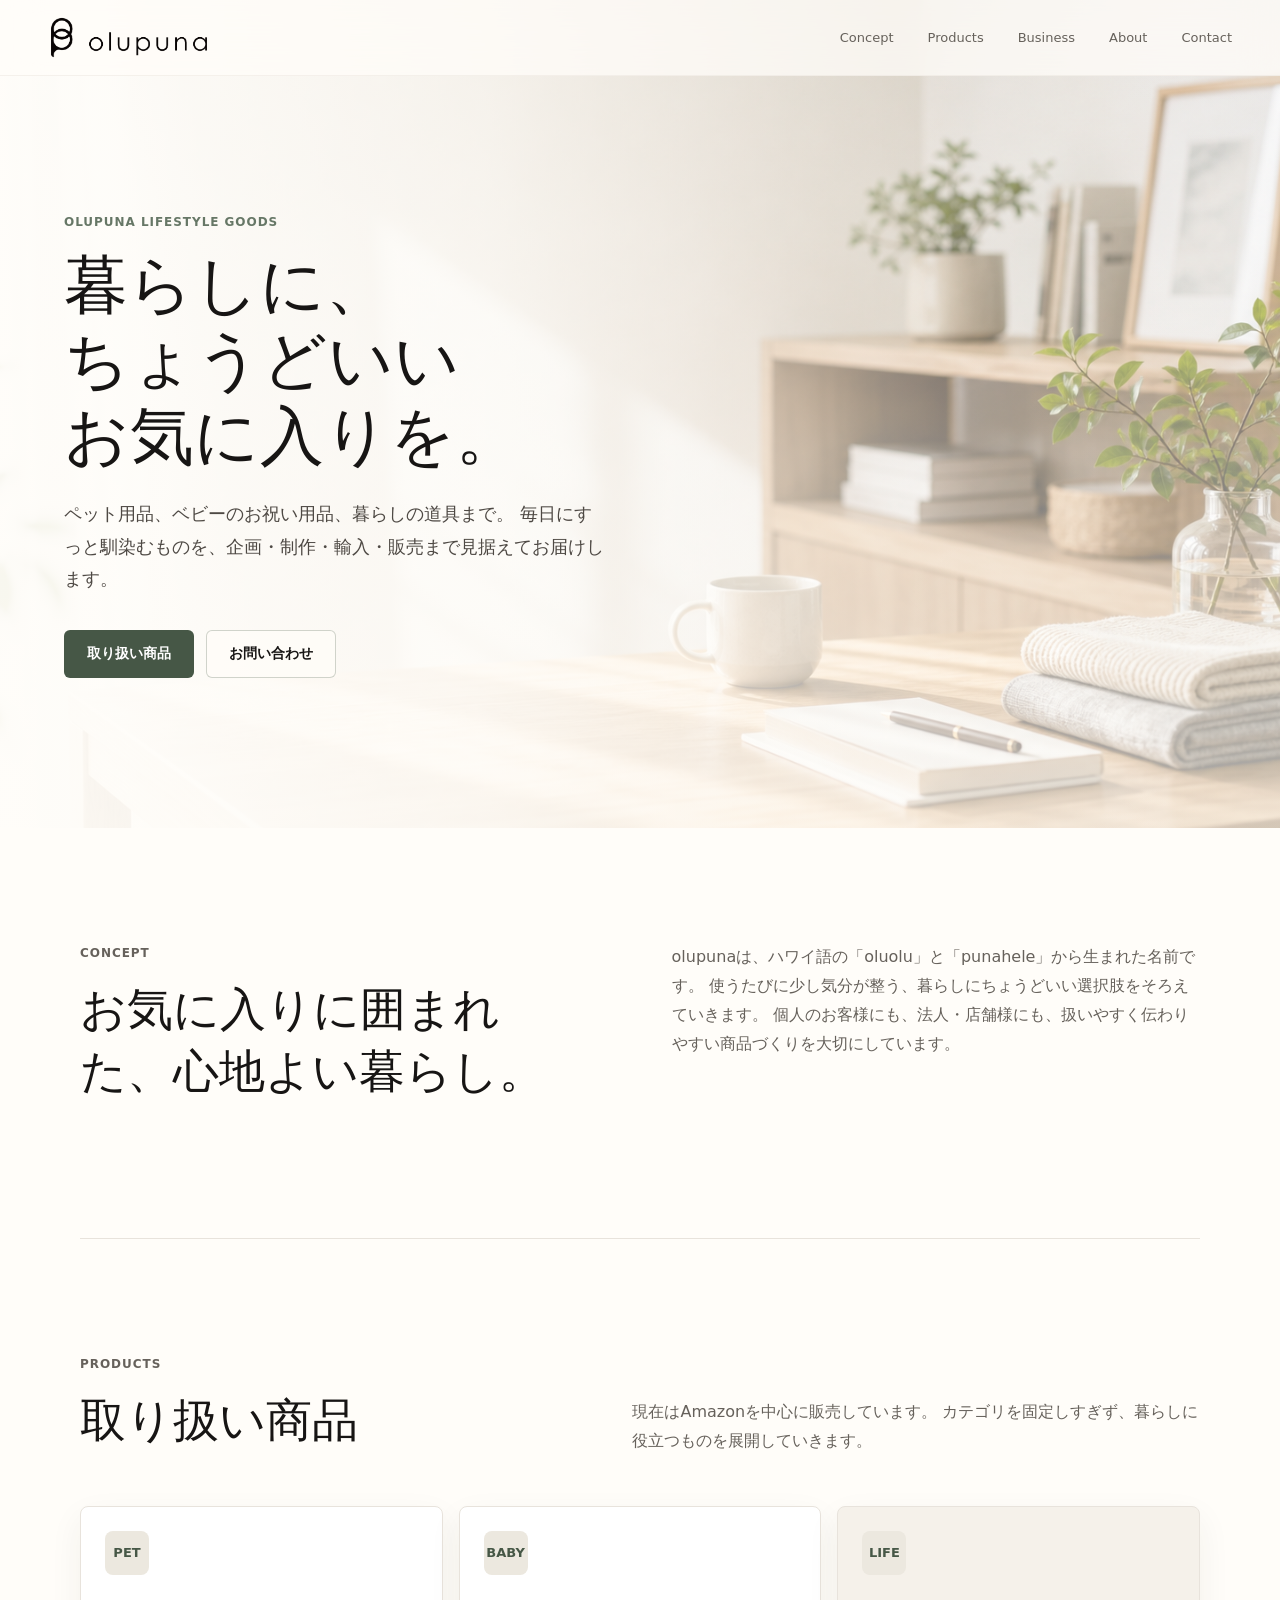
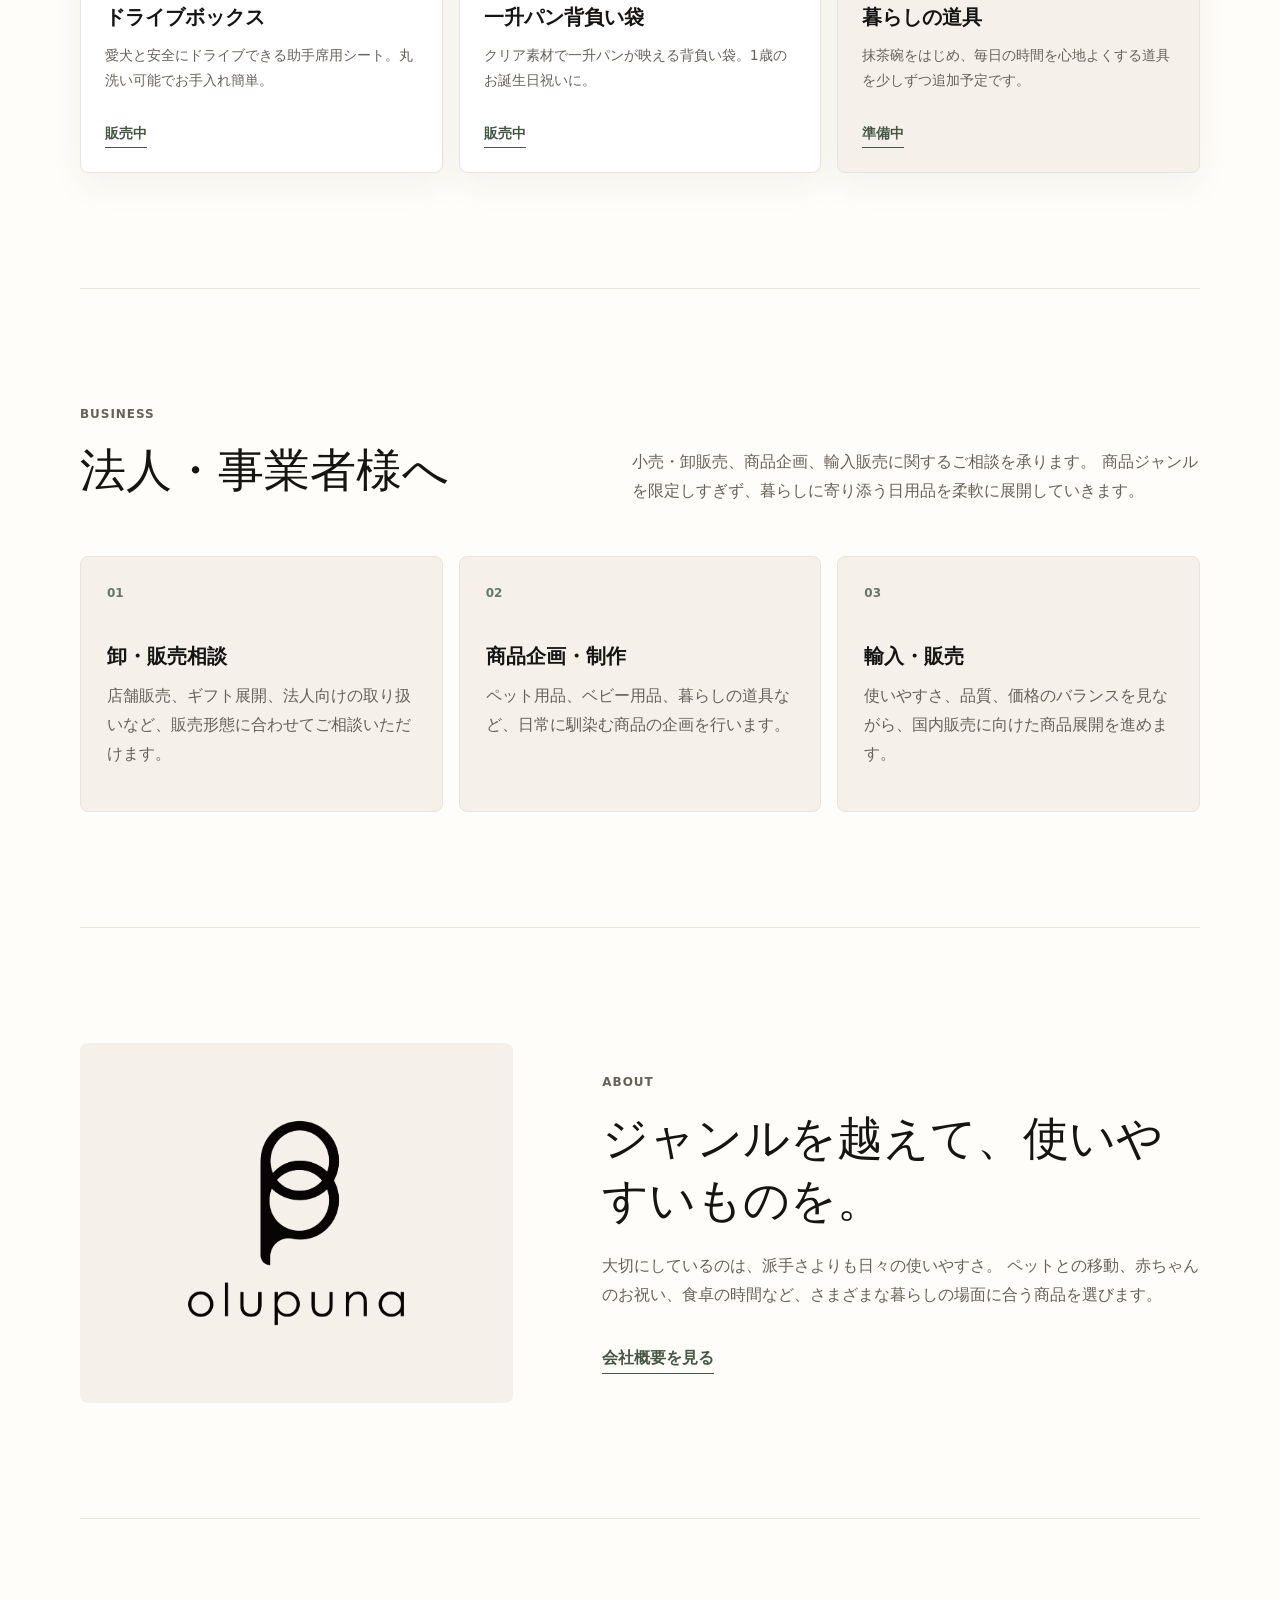
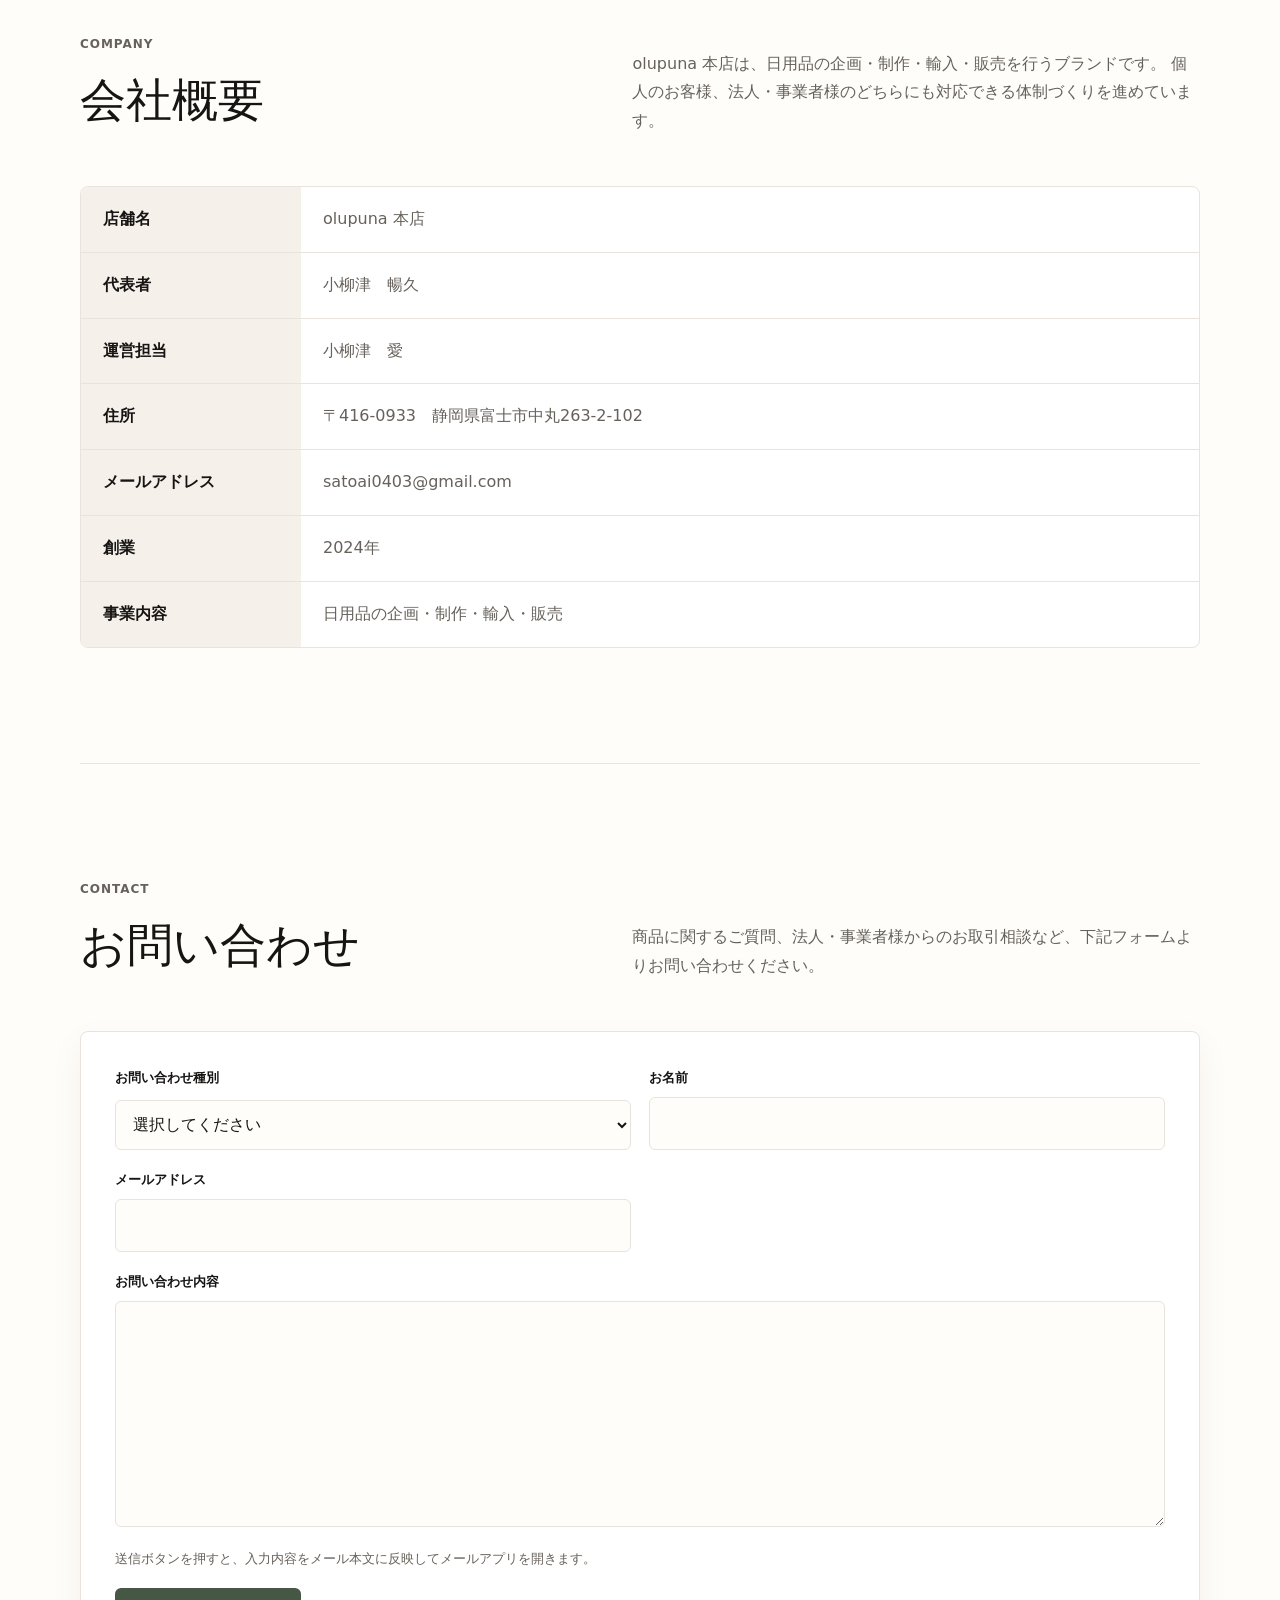
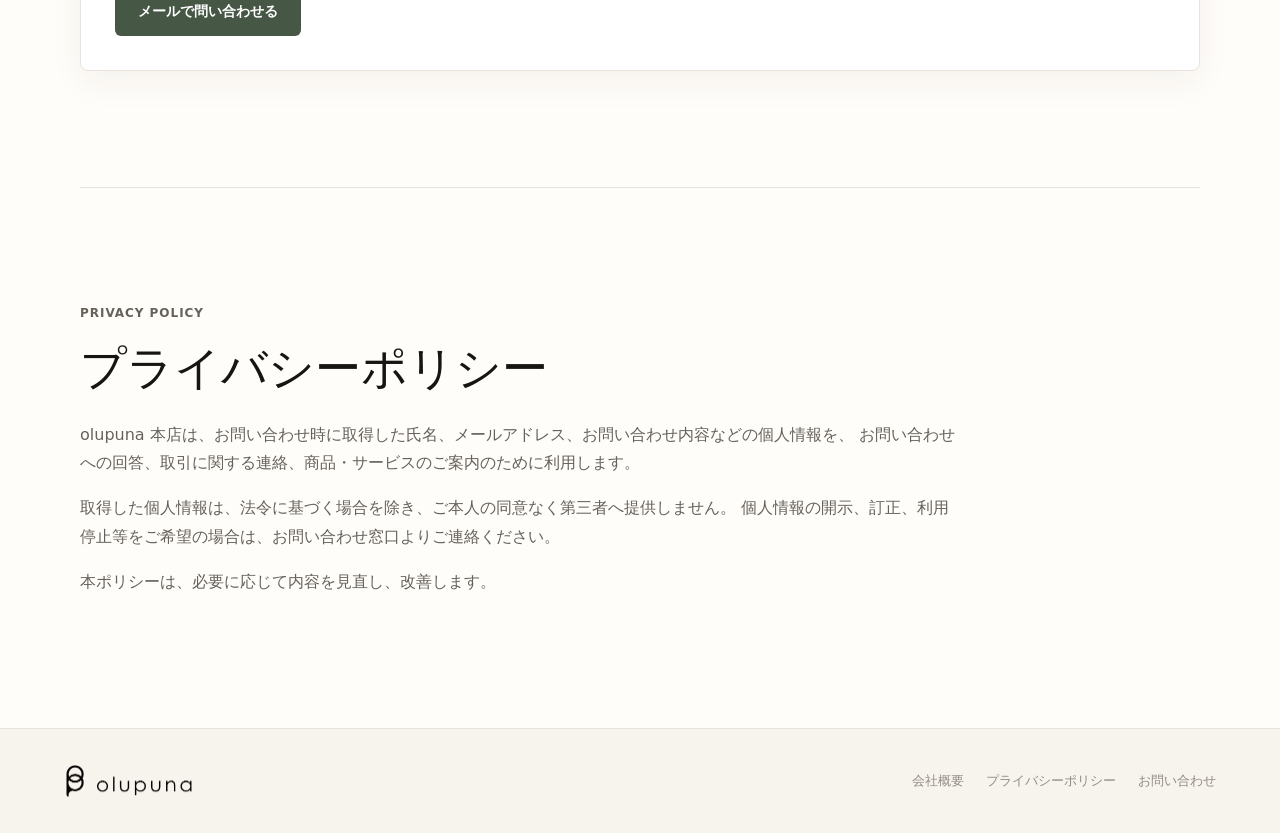
<file: index.html>
<!doctype html>
<html lang="ja">
  <head>
    <meta charset="utf-8">
    <meta name="viewport" content="width=device-width, initial-scale=1">
    <meta name="description" content="olupunaは、暮らしにちょうどいいお気に入りを届けるライフスタイルブランドです。">
    <title>olupuna | 暮らしに、ちょうどいいお気に入りを。</title>
    <link rel="icon" href="assets/olupuna-logo-stacked-transparent.png">
    <link rel="preload" as="image" href="assets/hero-lifestyle.png">
    <link rel="stylesheet" href="styles.css">
  </head>
  <body>
    <header class="site-header" data-header>
      <a class="brand" href="#top" aria-label="olupuna home">
        <img src="assets/olupuna-logo-horizontal-transparent.png" alt="olupuna">
      </a>

      <button class="menu-button" type="button" aria-label="メニューを開く" aria-expanded="false" data-menu-button>
        <span></span>
        <span></span>
      </button>

      <nav class="site-nav" data-nav>
        <a href="#concept">Concept</a>
        <a href="#products">Products</a>
        <a href="#business">Business</a>
        <a href="#about">About</a>
        <a href="#contact">Contact</a>
      </nav>
    </header>

    <main id="top">
      <section class="hero" aria-labelledby="hero-title">
        <div class="hero-media" aria-hidden="true"></div>
        <div class="hero-overlay"></div>
        <div class="hero-content">
          <p class="eyebrow">olupuna lifestyle goods</p>
          <h1 id="hero-title">暮らしに、<br>ちょうどいい<br>お気に入りを。</h1>
          <p class="lead">
            ペット用品、ベビーのお祝い用品、暮らしの道具まで。
            毎日にすっと馴染むものを、企画・制作・輸入・販売まで見据えてお届けします。
          </p>
          <div class="hero-actions">
            <a class="button primary" href="#products">取り扱い商品</a>
            <a class="button secondary" href="#contact">お問い合わせ</a>
          </div>
        </div>
      </section>

      <section class="section intro" id="concept">
        <div class="section-heading">
          <p class="eyebrow">Concept</p>
          <h2>お気に入りに囲まれた、心地よい暮らし。</h2>
        </div>
        <p>
          olupunaは、ハワイ語の「oluolu」と「punahele」から生まれた名前です。
          使うたびに少し気分が整う、暮らしにちょうどいい選択肢をそろえていきます。
          個人のお客様にも、法人・店舗様にも、扱いやすく伝わりやすい商品づくりを大切にしています。
        </p>
      </section>

      <section class="section products" id="products" aria-labelledby="products-title">
        <div class="section-heading split">
          <div>
            <p class="eyebrow">Products</p>
            <h2 id="products-title">取り扱い商品</h2>
          </div>
          <p>
            現在はAmazonを中心に販売しています。
            カテゴリを固定しすぎず、暮らしに役立つものを展開していきます。
          </p>
        </div>

        <div class="product-grid" data-product-grid></div>
      </section>

      <section class="section business" id="business">
        <div class="section-heading split">
          <div>
            <p class="eyebrow">Business</p>
            <h2>法人・事業者様へ</h2>
          </div>
          <p>
            小売・卸販売、商品企画、輸入販売に関するご相談を承ります。
            商品ジャンルを限定しすぎず、暮らしに寄り添う日用品を柔軟に展開していきます。
          </p>
        </div>

        <div class="business-list">
          <article>
            <span>01</span>
            <h3>卸・販売相談</h3>
            <p>店舗販売、ギフト展開、法人向けの取り扱いなど、販売形態に合わせてご相談いただけます。</p>
          </article>
          <article>
            <span>02</span>
            <h3>商品企画・制作</h3>
            <p>ペット用品、ベビー用品、暮らしの道具など、日常に馴染む商品の企画を行います。</p>
          </article>
          <article>
            <span>03</span>
            <h3>輸入・販売</h3>
            <p>使いやすさ、品質、価格のバランスを見ながら、国内販売に向けた商品展開を進めます。</p>
          </article>
        </div>
      </section>

      <section class="section about" id="about">
        <div class="about-logo">
          <img src="assets/olupuna-logo-stacked-transparent.png" alt="olupuna logo mark">
        </div>
        <div class="about-copy">
          <p class="eyebrow">About</p>
          <h2>ジャンルを越えて、使いやすいものを。</h2>
          <p>
            大切にしているのは、派手さよりも日々の使いやすさ。
            ペットとの移動、赤ちゃんのお祝い、食卓の時間など、さまざまな暮らしの場面に合う商品を選びます。
          </p>
          <a class="text-link" href="#company">会社概要を見る</a>
        </div>
      </section>

      <section class="section company" id="company">
        <div class="section-heading split">
          <div>
            <p class="eyebrow">Company</p>
            <h2>会社概要</h2>
          </div>
          <p>
            olupuna 本店は、日用品の企画・制作・輸入・販売を行うブランドです。
            個人のお客様、法人・事業者様のどちらにも対応できる体制づくりを進めています。
          </p>
        </div>

        <dl class="company-table">
          <div>
            <dt>店舗名</dt>
            <dd>olupuna 本店</dd>
          </div>
          <div>
            <dt>代表者</dt>
            <dd>小柳津　暢久</dd>
          </div>
          <div>
            <dt>運営担当</dt>
            <dd>小柳津　愛</dd>
          </div>
          <div>
            <dt>住所</dt>
            <dd>〒416-0933　静岡県富士市中丸263-2-102</dd>
          </div>
          <div>
            <dt>メールアドレス</dt>
            <dd><a href="mailto:satoai0403@gmail.com">satoai0403@gmail.com</a></dd>
          </div>
          <div>
            <dt>創業</dt>
            <dd>2024年</dd>
          </div>
          <div>
            <dt>事業内容</dt>
            <dd>日用品の企画・制作・輸入・販売</dd>
          </div>
        </dl>
      </section>

      <section class="section contact" id="contact">
        <div class="section-heading split">
          <div>
            <p class="eyebrow">Contact</p>
            <h2>お問い合わせ</h2>
          </div>
          <p>
            商品に関するご質問、法人・事業者様からのお取引相談など、下記フォームよりお問い合わせください。
          </p>
        </div>

        <form class="contact-form" data-contact-form>
          <label>
            <span>お問い合わせ種別</span>
            <select name="type" required>
              <option value="">選択してください</option>
              <option>商品について</option>
              <option>法人・卸販売について</option>
              <option>商品企画・制作について</option>
              <option>その他</option>
            </select>
          </label>
          <label>
            <span>お名前</span>
            <input type="text" name="name" autocomplete="name" required>
          </label>
          <label>
            <span>メールアドレス</span>
            <input type="email" name="email" autocomplete="email" required>
          </label>
          <label class="full">
            <span>お問い合わせ内容</span>
            <textarea name="message" rows="7" required></textarea>
          </label>
          <p class="form-note">
            送信ボタンを押すと、入力内容をメール本文に反映してメールアプリを開きます。
          </p>
          <button class="button primary" type="submit">メールで問い合わせる</button>
        </form>
      </section>

      <section class="section privacy" id="privacy">
        <div class="section-heading">
          <p class="eyebrow">Privacy Policy</p>
          <h2>プライバシーポリシー</h2>
        </div>
        <div class="policy-body">
          <p>
            olupuna 本店は、お問い合わせ時に取得した氏名、メールアドレス、お問い合わせ内容などの個人情報を、
            お問い合わせへの回答、取引に関する連絡、商品・サービスのご案内のために利用します。
          </p>
          <p>
            取得した個人情報は、法令に基づく場合を除き、ご本人の同意なく第三者へ提供しません。
            個人情報の開示、訂正、利用停止等をご希望の場合は、お問い合わせ窓口よりご連絡ください。
          </p>
          <p>
            本ポリシーは、必要に応じて内容を見直し、改善します。
          </p>
        </div>
      </section>
    </main>

    <footer class="site-footer">
      <img src="assets/olupuna-logo-horizontal-transparent.png" alt="olupuna">
      <div class="footer-links">
        <a href="#company">会社概要</a>
        <a href="#privacy">プライバシーポリシー</a>
        <a href="#contact">お問い合わせ</a>
      </div>
    </footer>

    <script src="script.js"></script>
  </body>
</html>
</file>
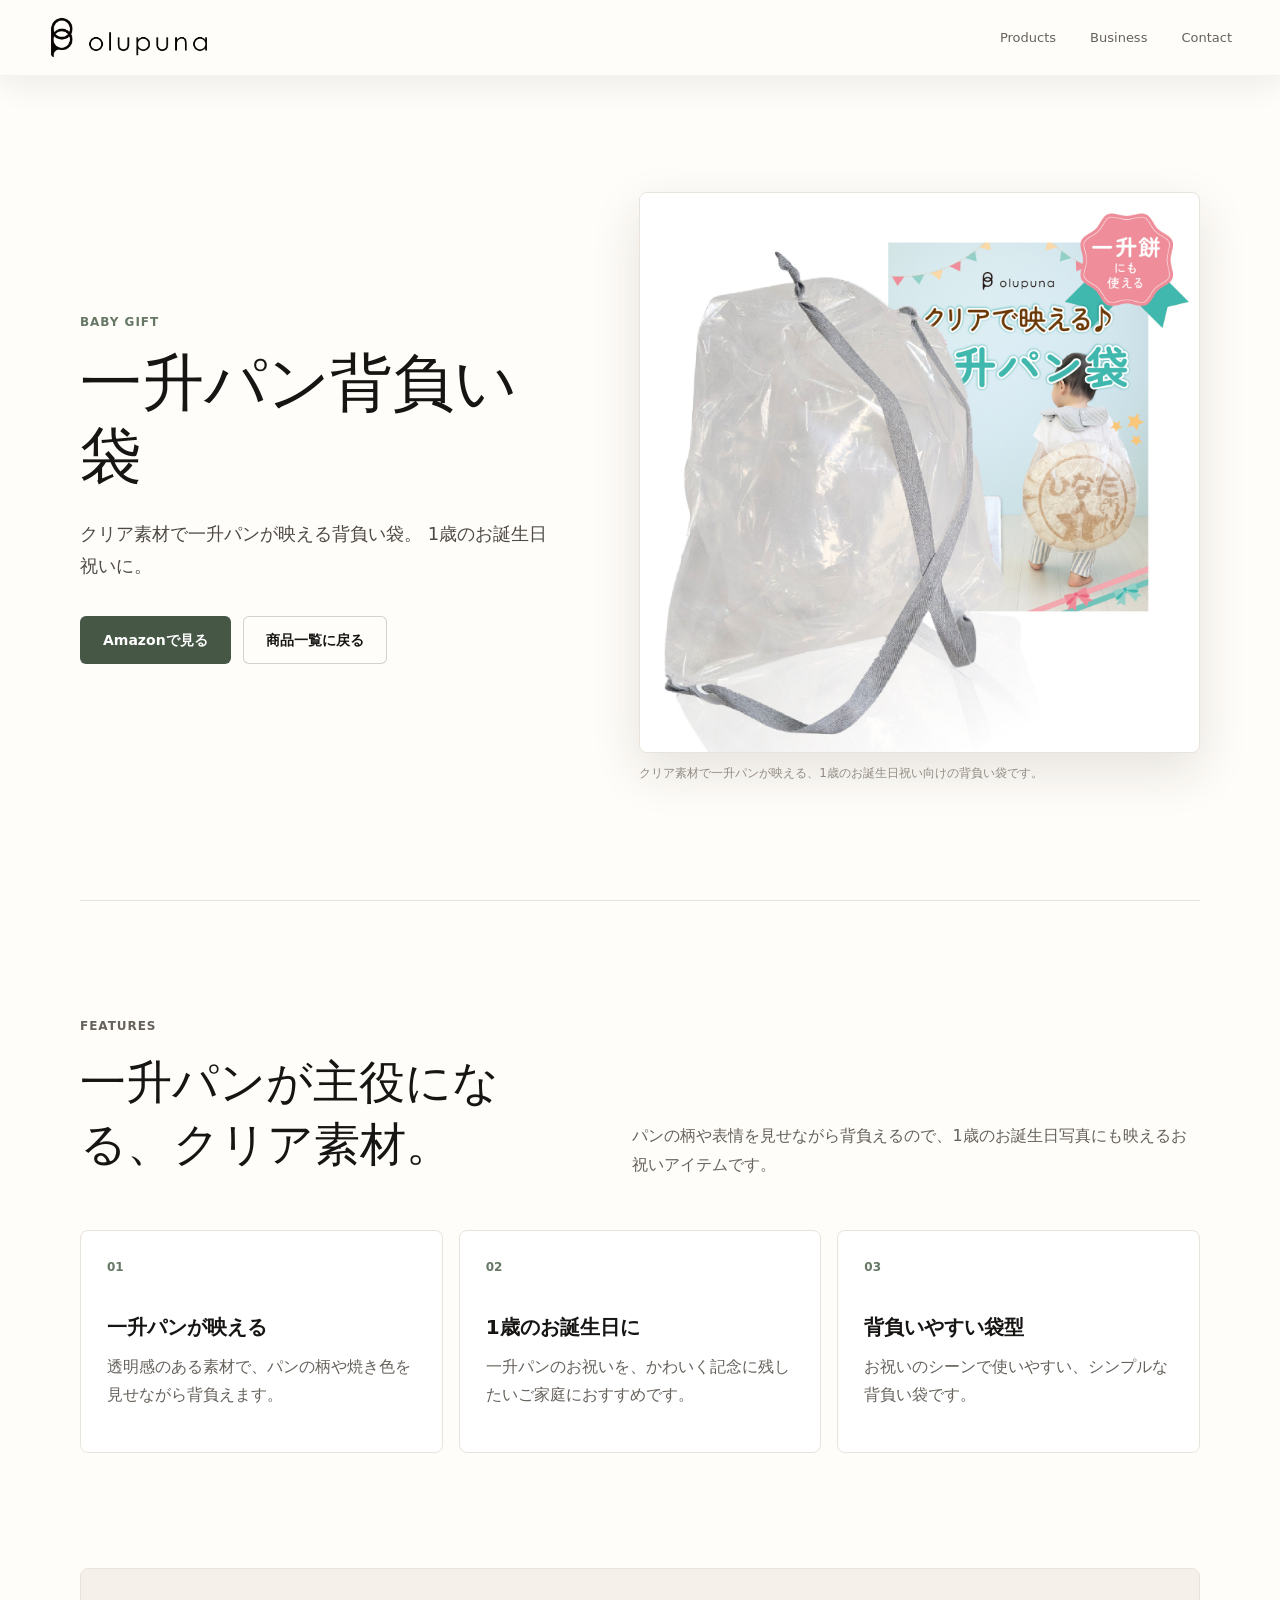
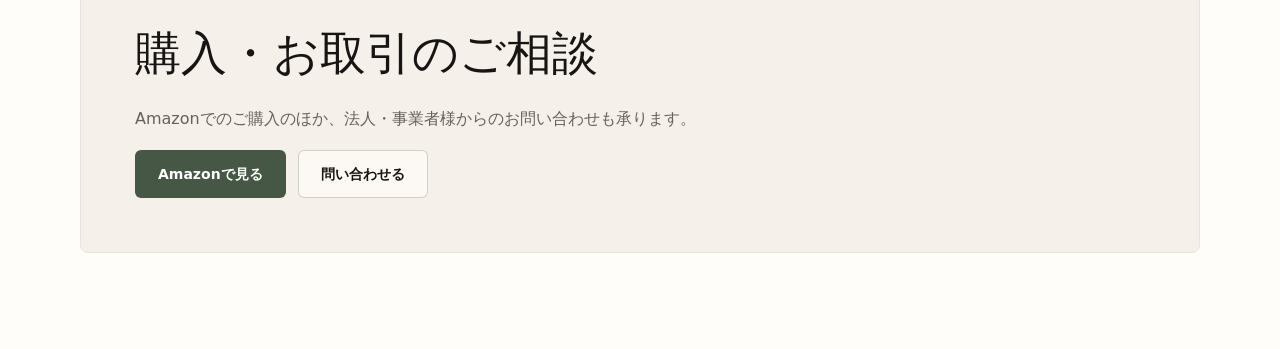
<file: baby-bag.html>
<!doctype html>
<html lang="ja">
  <head>
    <meta charset="utf-8">
    <meta name="viewport" content="width=device-width, initial-scale=1">
    <meta name="description" content="クリア素材で一升パンが映える背負い袋。1歳のお誕生日祝いに。">
    <title>一升パン背負い袋 | olupuna</title>
    <link rel="icon" href="assets/olupuna-logo-stacked-transparent.png">
    <link rel="stylesheet" href="styles.css">
  </head>
  <body>
    <header class="site-header is-scrolled">
      <a class="brand" href="index.html#top" aria-label="olupuna home">
        <img src="assets/olupuna-logo-horizontal-transparent.png" alt="olupuna">
      </a>
      <nav class="site-nav static-nav">
        <a href="index.html#products">Products</a>
        <a href="index.html#business">Business</a>
        <a href="index.html#contact">Contact</a>
      </nav>
    </header>

    <main class="detail-page">
      <section class="detail-hero">
        <div class="detail-copy">
          <p class="eyebrow">Baby Gift</p>
          <h1>一升パン背負い袋</h1>
          <p class="lead">
            クリア素材で一升パンが映える背負い袋。
            1歳のお誕生日祝いに。
          </p>
          <div class="hero-actions">
            <a class="button primary" href="https://www.amazon.co.jp/%E4%B8%80%E5%8D%87%E3%83%91%E3%83%B3-%E3%80%90%E3%83%91%E3%83%B3%E3%81%AE%E6%9F%84%E3%81%8C%E8%A6%8B%E3%81%88%E3%82%8B%E3%80%91-%E8%83%8C%E8%B2%A0%E3%81%86-%E8%83%8C%E8%B2%A0%E3%81%84%E8%A2%8B-%E4%B8%80%E5%8D%87%E9%A4%85/dp/B0G2CKF536/ref=pd_ci_mcx_mh_mcx_views_0_image?pd_rd_w=2xSvw&content-id=amzn1.sym.308c03cc-4571-454b-b6e1-051d8b645bdf%3Aamzn1.symc.c946cdfb-3c15-48da-90e6-e9b2cb1b2953&pf_rd_p=308c03cc-4571-454b-b6e1-051d8b645bdf&pf_rd_r=GGF1FX6XT7BVSNPGQ2AQ&pd_rd_wg=BQyS8&pd_rd_r=d4ecb79b-1e9a-485d-b8ac-819b8471aa40&pd_rd_i=B0G2CKF536&th=1" target="_blank" rel="noopener">Amazonで見る</a>
            <a class="button secondary" href="index.html#products">商品一覧に戻る</a>
          </div>
        </div>
        <figure class="detail-image">
          <img src="assets/product-baby-bag-real.jpg" alt="一升パン背負い袋の商品画像">
          <figcaption>クリア素材で一升パンが映える、1歳のお誕生日祝い向けの背負い袋です。</figcaption>
        </figure>
      </section>

      <section class="section detail-section">
        <div class="section-heading split">
          <div>
            <p class="eyebrow">Features</p>
            <h2>一升パンが主役になる、クリア素材。</h2>
          </div>
          <p>
            パンの柄や表情を見せながら背負えるので、1歳のお誕生日写真にも映えるお祝いアイテムです。
          </p>
        </div>
        <div class="feature-grid">
          <article>
            <span>01</span>
            <h3>一升パンが映える</h3>
            <p>透明感のある素材で、パンの柄や焼き色を見せながら背負えます。</p>
          </article>
          <article>
            <span>02</span>
            <h3>1歳のお誕生日に</h3>
            <p>一升パンのお祝いを、かわいく記念に残したいご家庭におすすめです。</p>
          </article>
          <article>
            <span>03</span>
            <h3>背負いやすい袋型</h3>
            <p>お祝いのシーンで使いやすい、シンプルな背負い袋です。</p>
          </article>
        </div>
      </section>

      <section class="section detail-cta">
        <h2>購入・お取引のご相談</h2>
        <p>Amazonでのご購入のほか、法人・事業者様からのお問い合わせも承ります。</p>
        <div class="hero-actions">
          <a class="button primary" href="https://www.amazon.co.jp/%E4%B8%80%E5%8D%87%E3%83%91%E3%83%B3-%E3%80%90%E3%83%91%E3%83%B3%E3%81%AE%E6%9F%84%E3%81%8C%E8%A6%8B%E3%81%88%E3%82%8B%E3%80%91-%E8%83%8C%E8%B2%A0%E3%81%86-%E8%83%8C%E8%B2%A0%E3%81%84%E8%A2%8B-%E4%B8%80%E5%8D%87%E9%A4%85/dp/B0G2CKF536/ref=pd_ci_mcx_mh_mcx_views_0_image?pd_rd_w=2xSvw&content-id=amzn1.sym.308c03cc-4571-454b-b6e1-051d8b645bdf%3Aamzn1.symc.c946cdfb-3c15-48da-90e6-e9b2cb1b2953&pf_rd_p=308c03cc-4571-454b-b6e1-051d8b645bdf&pf_rd_r=GGF1FX6XT7BVSNPGQ2AQ&pd_rd_wg=BQyS8&pd_rd_r=d4ecb79b-1e9a-485d-b8ac-819b8471aa40&pd_rd_i=B0G2CKF536&th=1" target="_blank" rel="noopener">Amazonで見る</a>
          <a class="button secondary" href="index.html#contact">問い合わせる</a>
        </div>
      </section>
    </main>

    <script src="script.js"></script>
  </body>
</html>
</file>
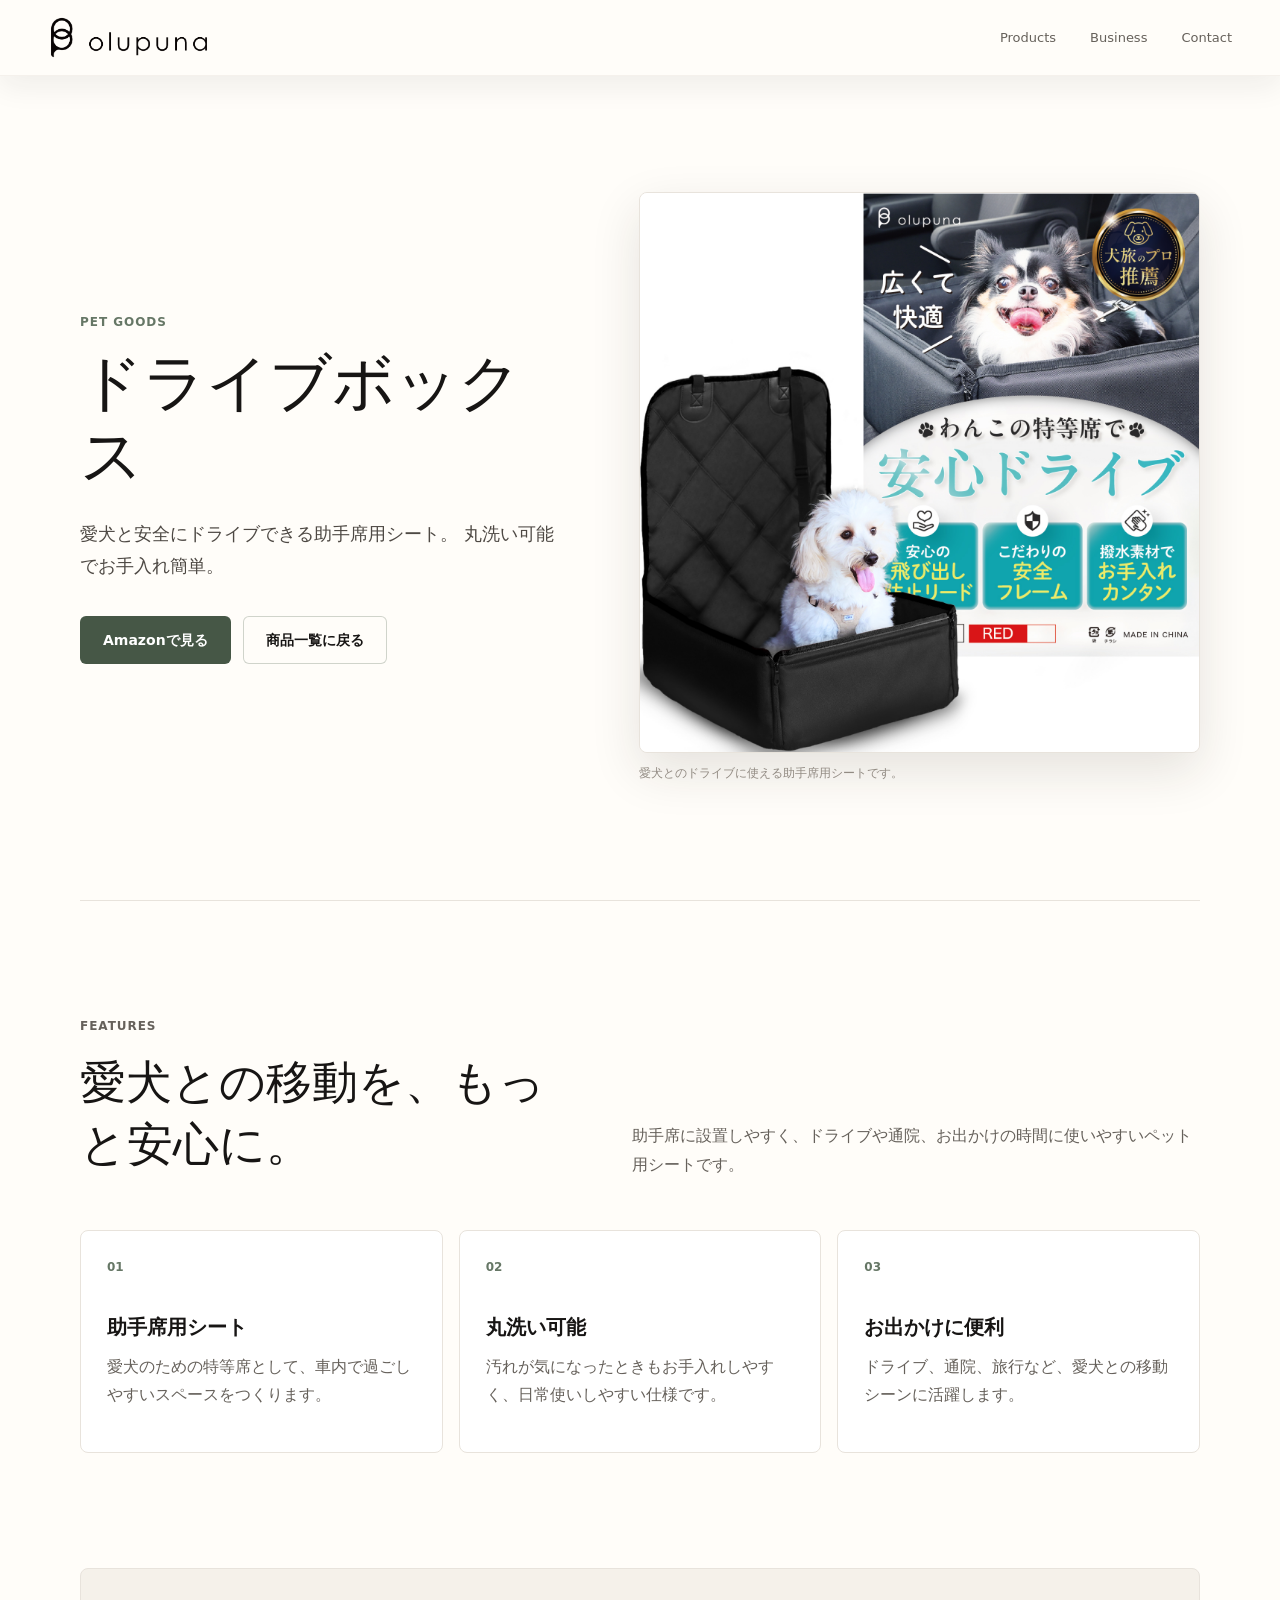
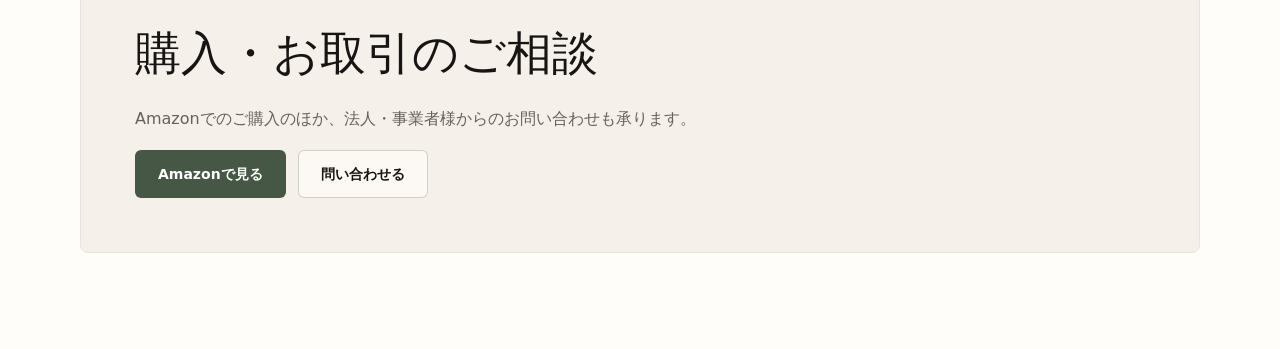
<file: drive-box.html>
<!doctype html>
<html lang="ja">
  <head>
    <meta charset="utf-8">
    <meta name="viewport" content="width=device-width, initial-scale=1">
    <meta name="description" content="愛犬と安全にドライブできる助手席用シート。丸洗い可能でお手入れ簡単。">
    <title>ドライブボックス | olupuna</title>
    <link rel="icon" href="assets/olupuna-logo-stacked-transparent.png">
    <link rel="stylesheet" href="styles.css">
  </head>
  <body>
    <header class="site-header is-scrolled">
      <a class="brand" href="index.html#top" aria-label="olupuna home">
        <img src="assets/olupuna-logo-horizontal-transparent.png" alt="olupuna">
      </a>
      <nav class="site-nav static-nav">
        <a href="index.html#products">Products</a>
        <a href="index.html#business">Business</a>
        <a href="index.html#contact">Contact</a>
      </nav>
    </header>

    <main class="detail-page">
      <section class="detail-hero">
        <div class="detail-copy">
          <p class="eyebrow">Pet Goods</p>
          <h1>ドライブボックス</h1>
          <p class="lead">
            愛犬と安全にドライブできる助手席用シート。
            丸洗い可能でお手入れ簡単。
          </p>
          <div class="hero-actions">
            <a class="button primary" href="https://www.amazon.co.jp/dp/B0DF29863N?ref=cm_sw_r_cp_ud_dp_6R0EA99P78TNS25B512Q&ref_=cm_sw_r_cp_ud_dp_6R0EA99P78TNS25B512Q&social_share=cm_sw_r_cp_ud_dp_6R0EA99P78TNS25B512Q&starsLeft=1&skipTwisterOG=1&th=1" target="_blank" rel="noopener">Amazonで見る</a>
            <a class="button secondary" href="index.html#products">商品一覧に戻る</a>
          </div>
        </div>
        <figure class="detail-image">
          <img src="assets/product-drive-box-real.jpg" alt="ドライブボックスの商品画像">
          <figcaption>愛犬とのドライブに使える助手席用シートです。</figcaption>
        </figure>
      </section>

      <section class="section detail-section">
        <div class="section-heading split">
          <div>
            <p class="eyebrow">Features</p>
            <h2>愛犬との移動を、もっと安心に。</h2>
          </div>
          <p>
            助手席に設置しやすく、ドライブや通院、お出かけの時間に使いやすいペット用シートです。
          </p>
        </div>
        <div class="feature-grid">
          <article>
            <span>01</span>
            <h3>助手席用シート</h3>
            <p>愛犬のための特等席として、車内で過ごしやすいスペースをつくります。</p>
          </article>
          <article>
            <span>02</span>
            <h3>丸洗い可能</h3>
            <p>汚れが気になったときもお手入れしやすく、日常使いしやすい仕様です。</p>
          </article>
          <article>
            <span>03</span>
            <h3>お出かけに便利</h3>
            <p>ドライブ、通院、旅行など、愛犬との移動シーンに活躍します。</p>
          </article>
        </div>
      </section>

      <section class="section detail-cta">
        <h2>購入・お取引のご相談</h2>
        <p>Amazonでのご購入のほか、法人・事業者様からのお問い合わせも承ります。</p>
        <div class="hero-actions">
          <a class="button primary" href="https://www.amazon.co.jp/dp/B0DF29863N?ref=cm_sw_r_cp_ud_dp_6R0EA99P78TNS25B512Q&ref_=cm_sw_r_cp_ud_dp_6R0EA99P78TNS25B512Q&social_share=cm_sw_r_cp_ud_dp_6R0EA99P78TNS25B512Q&starsLeft=1&skipTwisterOG=1&th=1" target="_blank" rel="noopener">Amazonで見る</a>
          <a class="button secondary" href="index.html#contact">問い合わせる</a>
        </div>
      </section>
    </main>

    <script src="script.js"></script>
  </body>
</html>
</file>
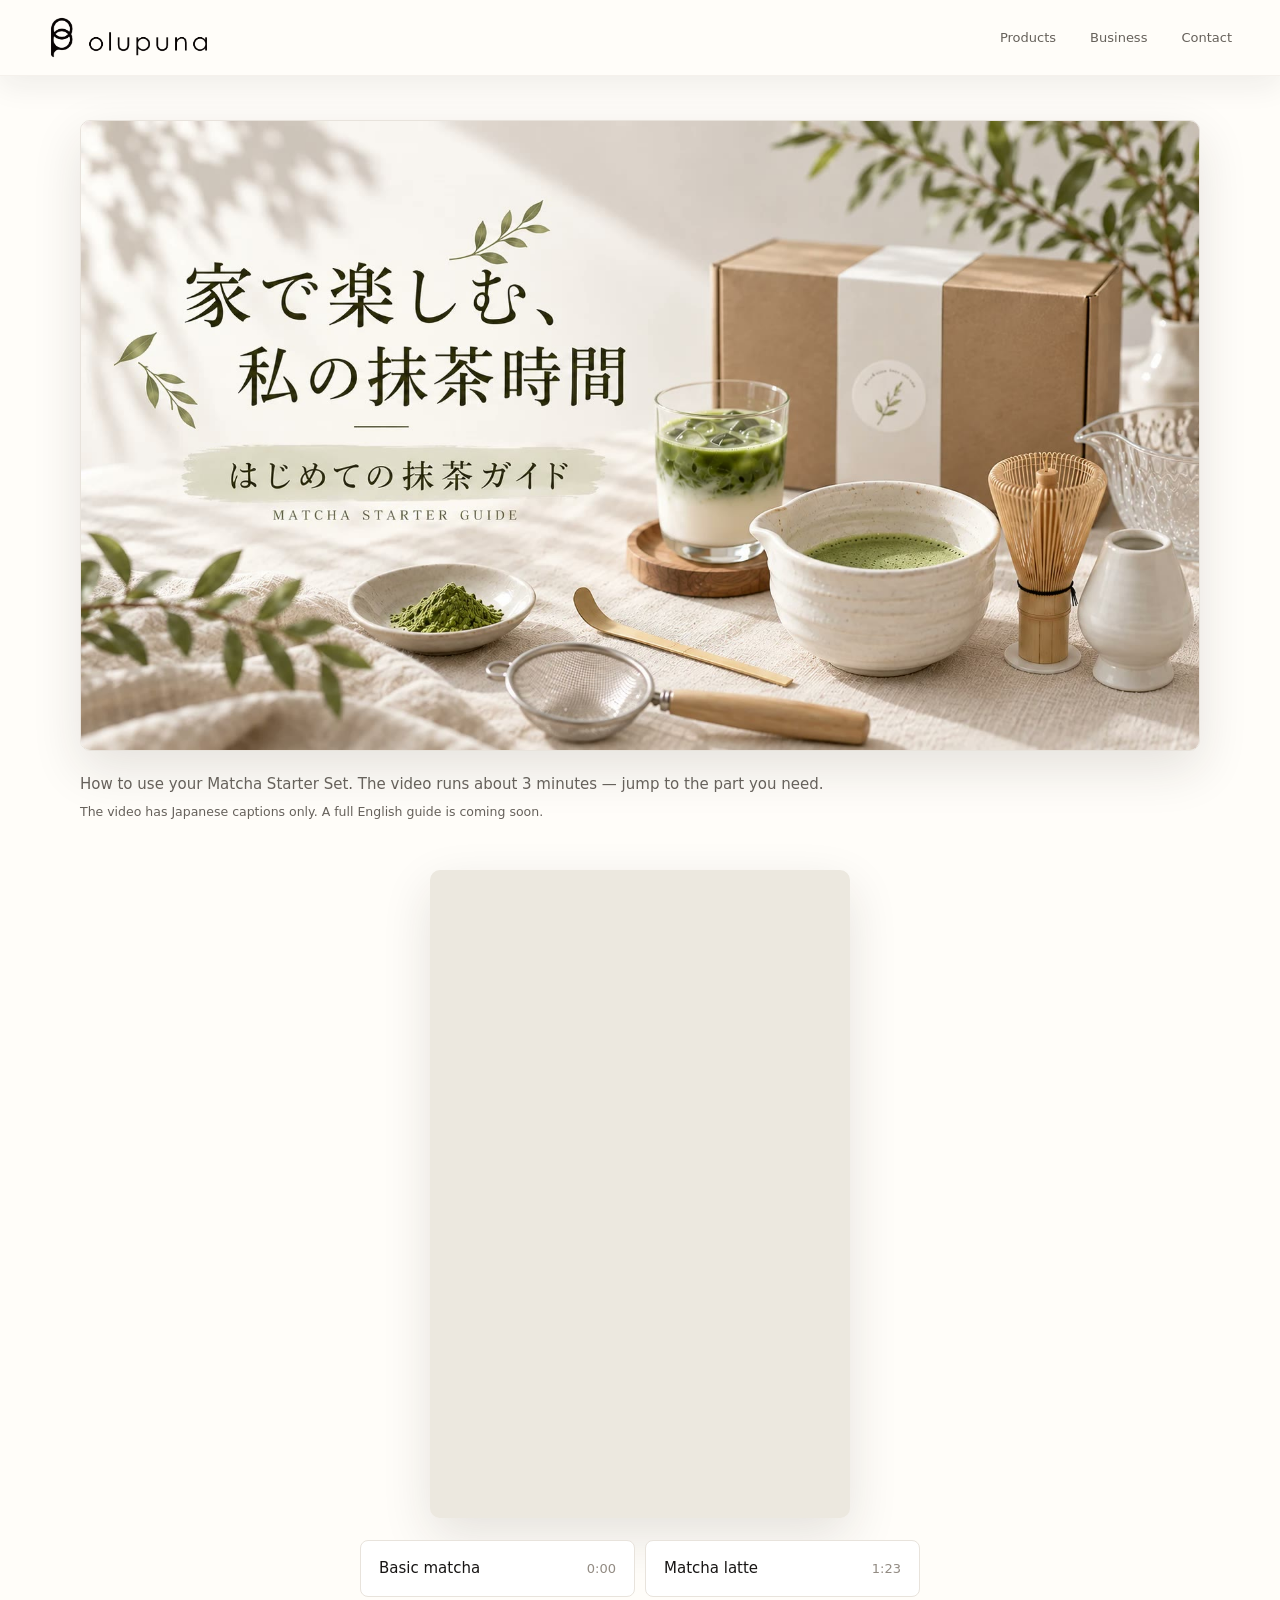
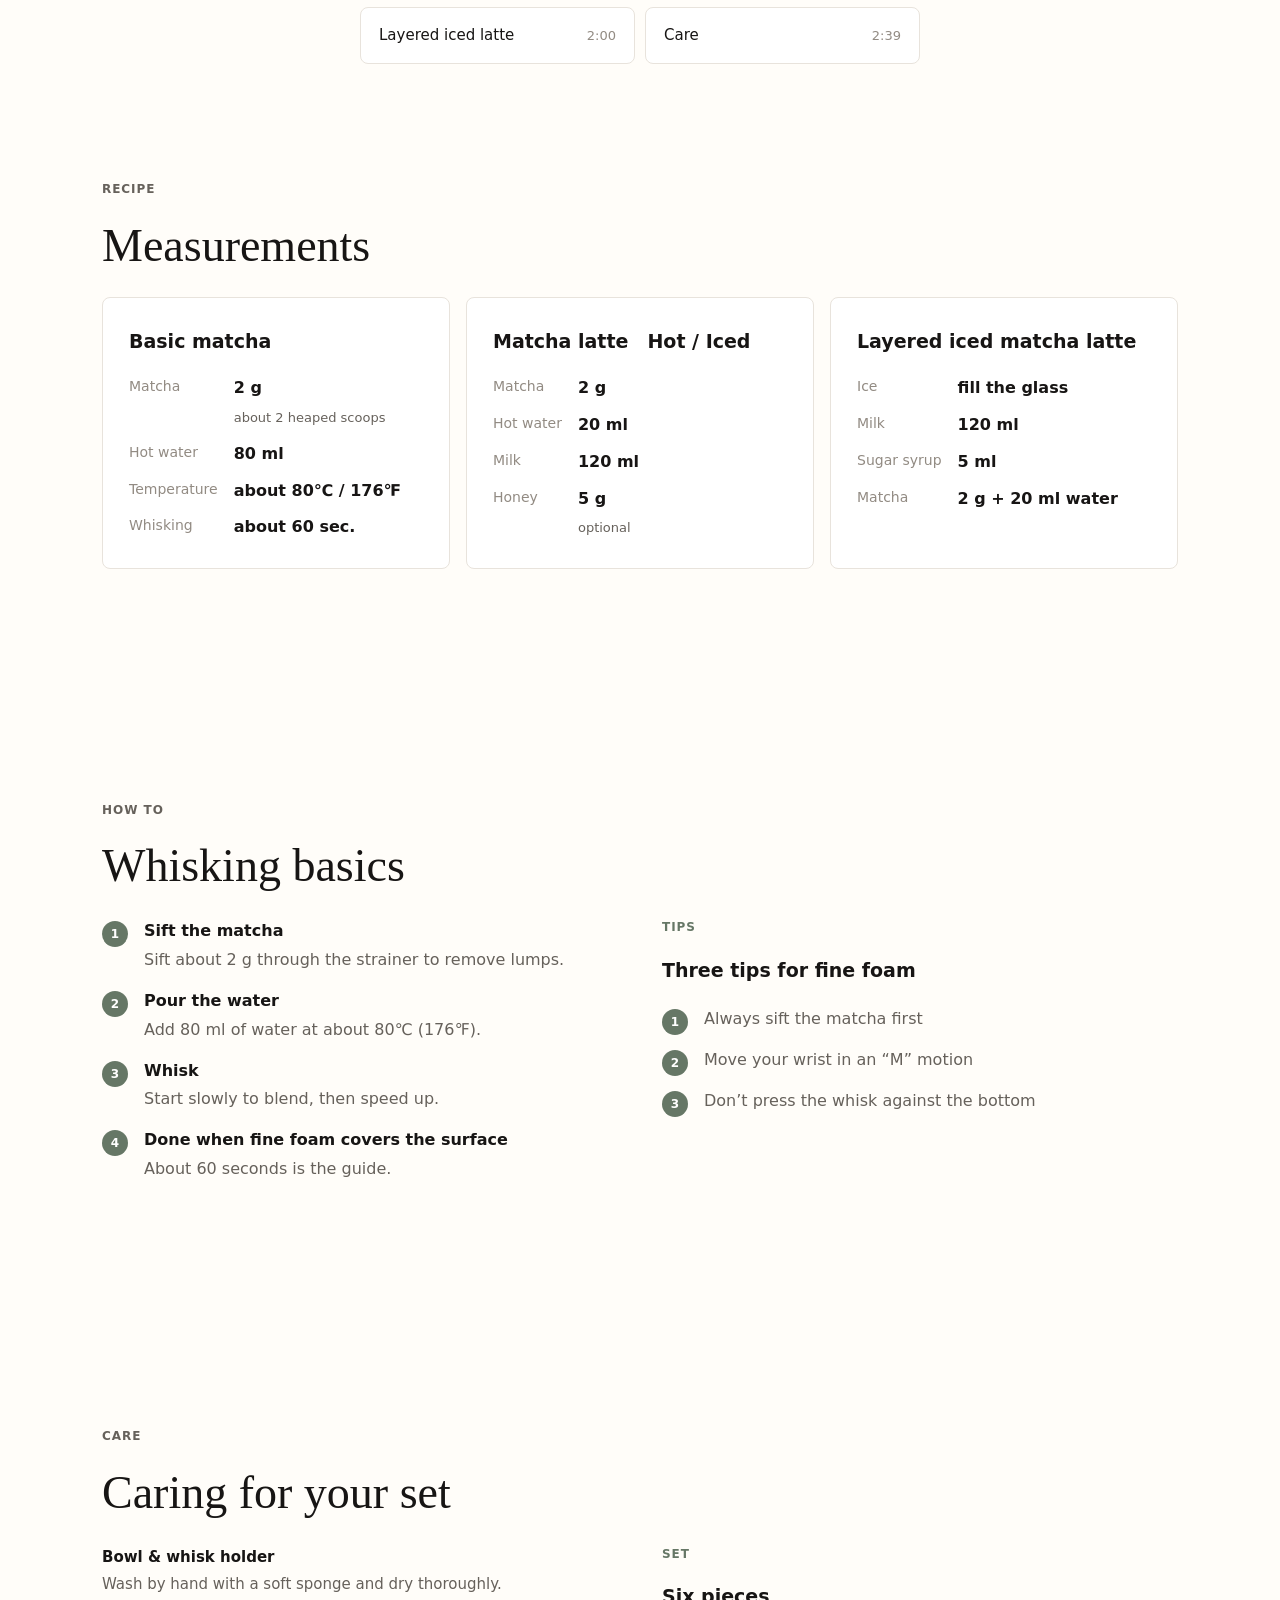
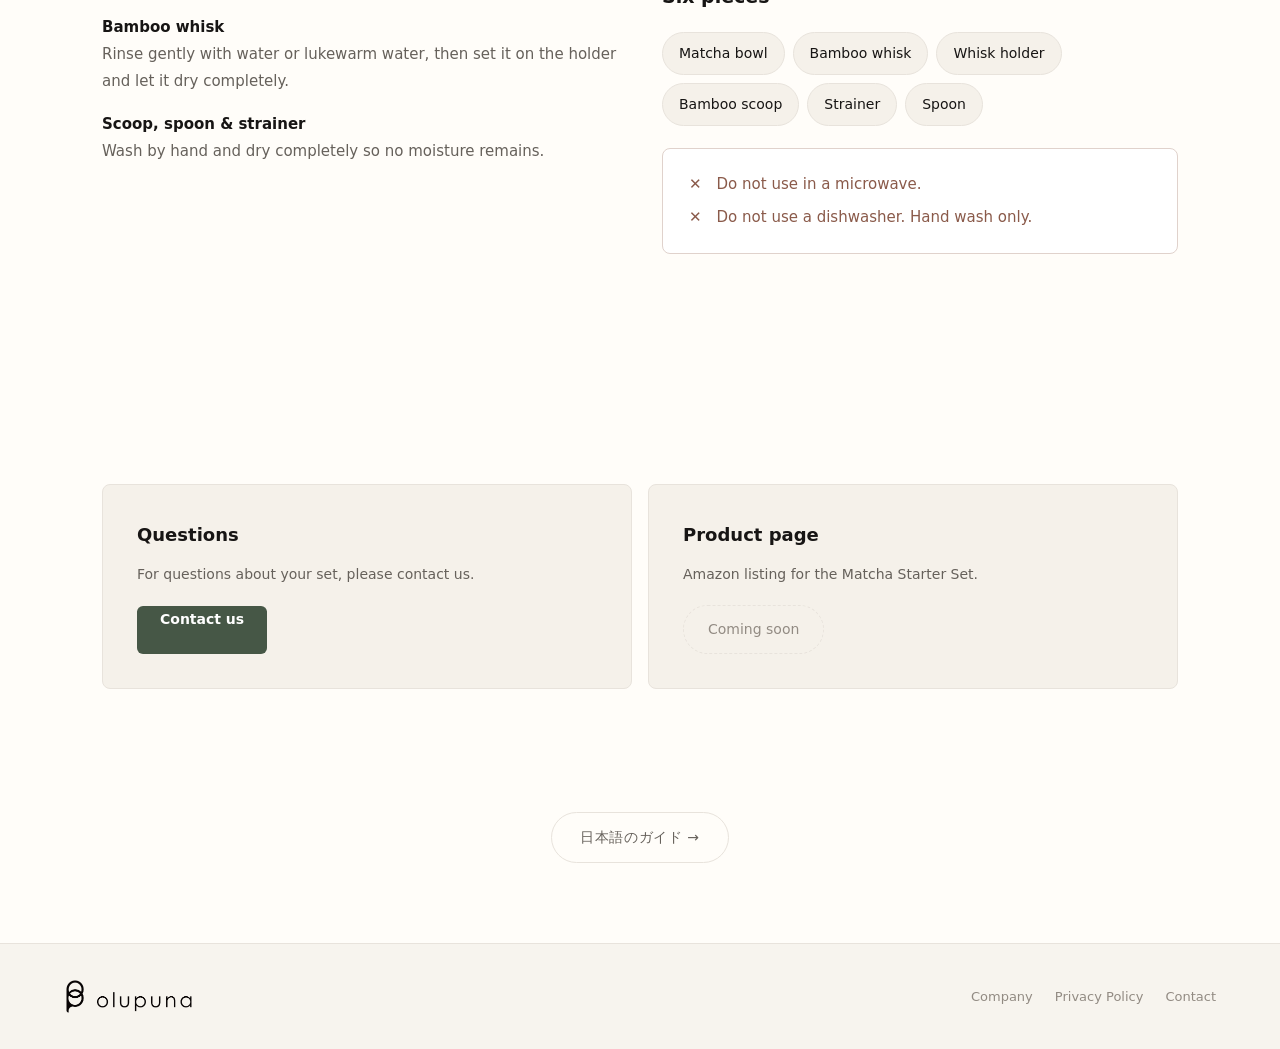
<file: matcha-en.html>
<!doctype html>
<html lang="en">
  <head>
    <meta charset="utf-8">
    <meta name="viewport" content="width=device-width, initial-scale=1">
    <meta name="description" content="How to use the olupuna Matcha Starter Set. Watch the video guide for whisking matcha, making a matcha latte, and caring for your tools.">
    <title>Matcha Starter Guide | olupuna</title>
    <link rel="icon" href="assets/olupuna-logo-stacked-transparent.png">
    <link rel="stylesheet" href="styles.css">
    <link rel="stylesheet" href="matcha.css">
  </head>
  <body>
    <header class="site-header is-scrolled">
      <a class="brand" href="index.html#top" aria-label="olupuna home">
        <img src="assets/olupuna-logo-horizontal-transparent.png" alt="olupuna">
      </a>
      <nav class="site-nav static-nav">
        <a href="index.html#products">Products</a>
        <a href="index.html#business">Business</a>
        <a href="index.html#contact">Contact</a>
      </nav>
    </header>

    <main class="guide">
      <div class="guide-wrap">
        <section class="guide-hero">
          <img src="assets/matcha-hero.jpg" alt="Matcha Starter Guide">
          <p class="guide-lead">
            How to use your Matcha Starter Set. The video runs about 3 minutes —
            jump to the part you need.
            <br><small>The video has Japanese captions only. A full English guide is coming soon.</small>
          </p>
        </section>

        <section>
          <div class="player">
            <iframe id="yt"
              src="https://www.youtube-nocookie.com/embed/3t6gm1nJUHs?enablejsapi=1&rel=0&playsinline=1"
              title="Matcha Starter Guide"
              allow="accelerometer; clipboard-write; encrypted-media; gyroscope; picture-in-picture"
              allowfullscreen></iframe>
          </div>
          <ul class="chapters">
            <li><button type="button" data-t="0">Basic matcha<time>0:00</time></button></li>
            <li><button type="button" data-t="83">Matcha latte<time>1:23</time></button></li>
            <li><button type="button" data-t="120">Layered iced latte<time>2:00</time></button></li>
            <li><button type="button" data-t="159">Care<time>2:39</time></button></li>
          </ul>
        </section>

        <section class="section">
          <div class="section-heading">
            <p class="eyebrow">Recipe</p>
            <h2>Measurements</h2>
          </div>
          <div class="recipes">
            <article class="recipe">
              <h3>Basic matcha</h3>
              <dl>
                <dt>Matcha</dt><dd>2 g<br><small>about 2 heaped scoops</small></dd>
                <dt>Hot water</dt><dd>80 ml</dd>
                <dt>Temperature</dt><dd>about 80℃ / 176℉</dd>
                <dt>Whisking</dt><dd>about 60 sec.</dd>
              </dl>
            </article>
            <article class="recipe">
              <h3>Matcha latte&emsp;Hot / Iced</h3>
              <dl>
                <dt>Matcha</dt><dd>2 g</dd>
                <dt>Hot water</dt><dd>20 ml</dd>
                <dt>Milk</dt><dd>120 ml</dd>
                <dt>Honey</dt><dd>5 g<br><small>optional</small></dd>
              </dl>
            </article>
            <article class="recipe">
              <h3>Layered iced matcha latte</h3>
              <dl>
                <dt>Ice</dt><dd>fill the glass</dd>
                <dt>Milk</dt><dd>120 ml</dd>
                <dt>Sugar syrup</dt><dd>5 ml</dd>
                <dt>Matcha</dt><dd>2 g + 20 ml water</dd>
              </dl>
            </article>
          </div>
        </section>

        <section class="section">
          <div class="section-heading">
            <p class="eyebrow">How to</p>
            <h2>Whisking basics</h2>
          </div>
          <div class="two-col">
            <div>
              <ol class="steps">
                <li><b>Sift the matcha</b><br>Sift about 2 g through the strainer to remove lumps.</li>
                <li><b>Pour the water</b><br>Add 80 ml of water at about 80℃ (176℉).</li>
                <li><b>Whisk</b><br>Start slowly to blend, then speed up.</li>
                <li><b>Done when fine foam covers the surface</b><br>About 60 seconds is the guide.</li>
              </ol>
            </div>
            <div>
              <p class="eyebrow">Tips</p>
              <h3 style="margin:6px 0 18px;font-size:19px;">Three tips for fine foam</h3>
              <ol class="tips">
                <li>Always sift the matcha first</li>
                <li>Move your wrist in an “M” motion</li>
                <li>Don’t press the whisk against the bottom</li>
              </ol>
            </div>
          </div>
        </section>

        <section class="section">
          <div class="section-heading">
            <p class="eyebrow">Care</p>
            <h2>Caring for your set</h2>
          </div>
          <div class="two-col">
            <div>
              <p style="margin:0 0 16px;color:var(--muted);font-size:15px;">
                <b style="color:var(--ink)">Bowl &amp; whisk holder</b><br>
                Wash by hand with a soft sponge and dry thoroughly.
              </p>
              <p style="margin:0 0 16px;color:var(--muted);font-size:15px;">
                <b style="color:var(--ink)">Bamboo whisk</b><br>
                Rinse gently with water or lukewarm water, then set it on the holder
                and let it dry completely.
              </p>
              <p style="margin:0;color:var(--muted);font-size:15px;">
                <b style="color:var(--ink)">Scoop, spoon &amp; strainer</b><br>
                Wash by hand and dry completely so no moisture remains.
              </p>
            </div>
            <div>
              <p class="eyebrow">Set</p>
              <h3 style="margin:6px 0 18px;font-size:19px;">Six pieces</h3>
              <ul class="tools">
                <li>Matcha bowl</li><li>Bamboo whisk</li><li>Whisk holder</li>
                <li>Bamboo scoop</li><li>Strainer</li><li>Spoon</li>
              </ul>
              <div class="caution">
                <p>✕　Do not use in a microwave.</p>
                <p>✕　Do not use a dishwasher. Hand wash only.</p>
              </div>
            </div>
          </div>
        </section>

        <section class="section">
          <div class="cards">
            <div class="card">
              <h3>Questions</h3>
              <p>For questions about your set, please contact us.</p>
              <a class="button primary" href="index.html#contact">Contact us</a>
            </div>
            <div class="card">
              <h3>Product page</h3>
              <p>Amazon listing for the Matcha Starter Set.</p>
              <span class="is-pending">Coming soon</span>
            </div>
          </div>
        </section>

        <div class="lang-switch">
          <a href="matcha.html">日本語のガイド →</a>
        </div>
      </div>
    </main>

    <footer class="site-footer">
      <img src="assets/olupuna-logo-horizontal-transparent.png" alt="olupuna">
      <div class="footer-links">
        <a href="index.html#company">Company</a>
        <a href="index.html#privacy">Privacy Policy</a>
        <a href="index.html#contact">Contact</a>
      </div>
    </footer>

    <script src="https://www.youtube.com/iframe_api"></script>
    <script>
      var ytPlayer = null;
      function onYouTubeIframeAPIReady() {
        ytPlayer = new YT.Player('yt');
      }
      document.querySelectorAll('.chapters button').forEach(function (b) {
        b.addEventListener('click', function () {
          var t = Number(b.dataset.t);
          if (ytPlayer && ytPlayer.seekTo) {
            ytPlayer.seekTo(t, true);
            ytPlayer.playVideo();
          } else {
            var f = document.getElementById('yt');
            f.src = 'https://www.youtube-nocookie.com/embed/3t6gm1nJUHs?start=' +
                    t + '&autoplay=1&rel=0&playsinline=1&enablejsapi=1';
          }
          document.querySelector('.player').scrollIntoView({ behavior: 'smooth', block: 'center' });
        });
      });
    </script>
    <script src="script.js"></script>
  </body>
</html>
</file>
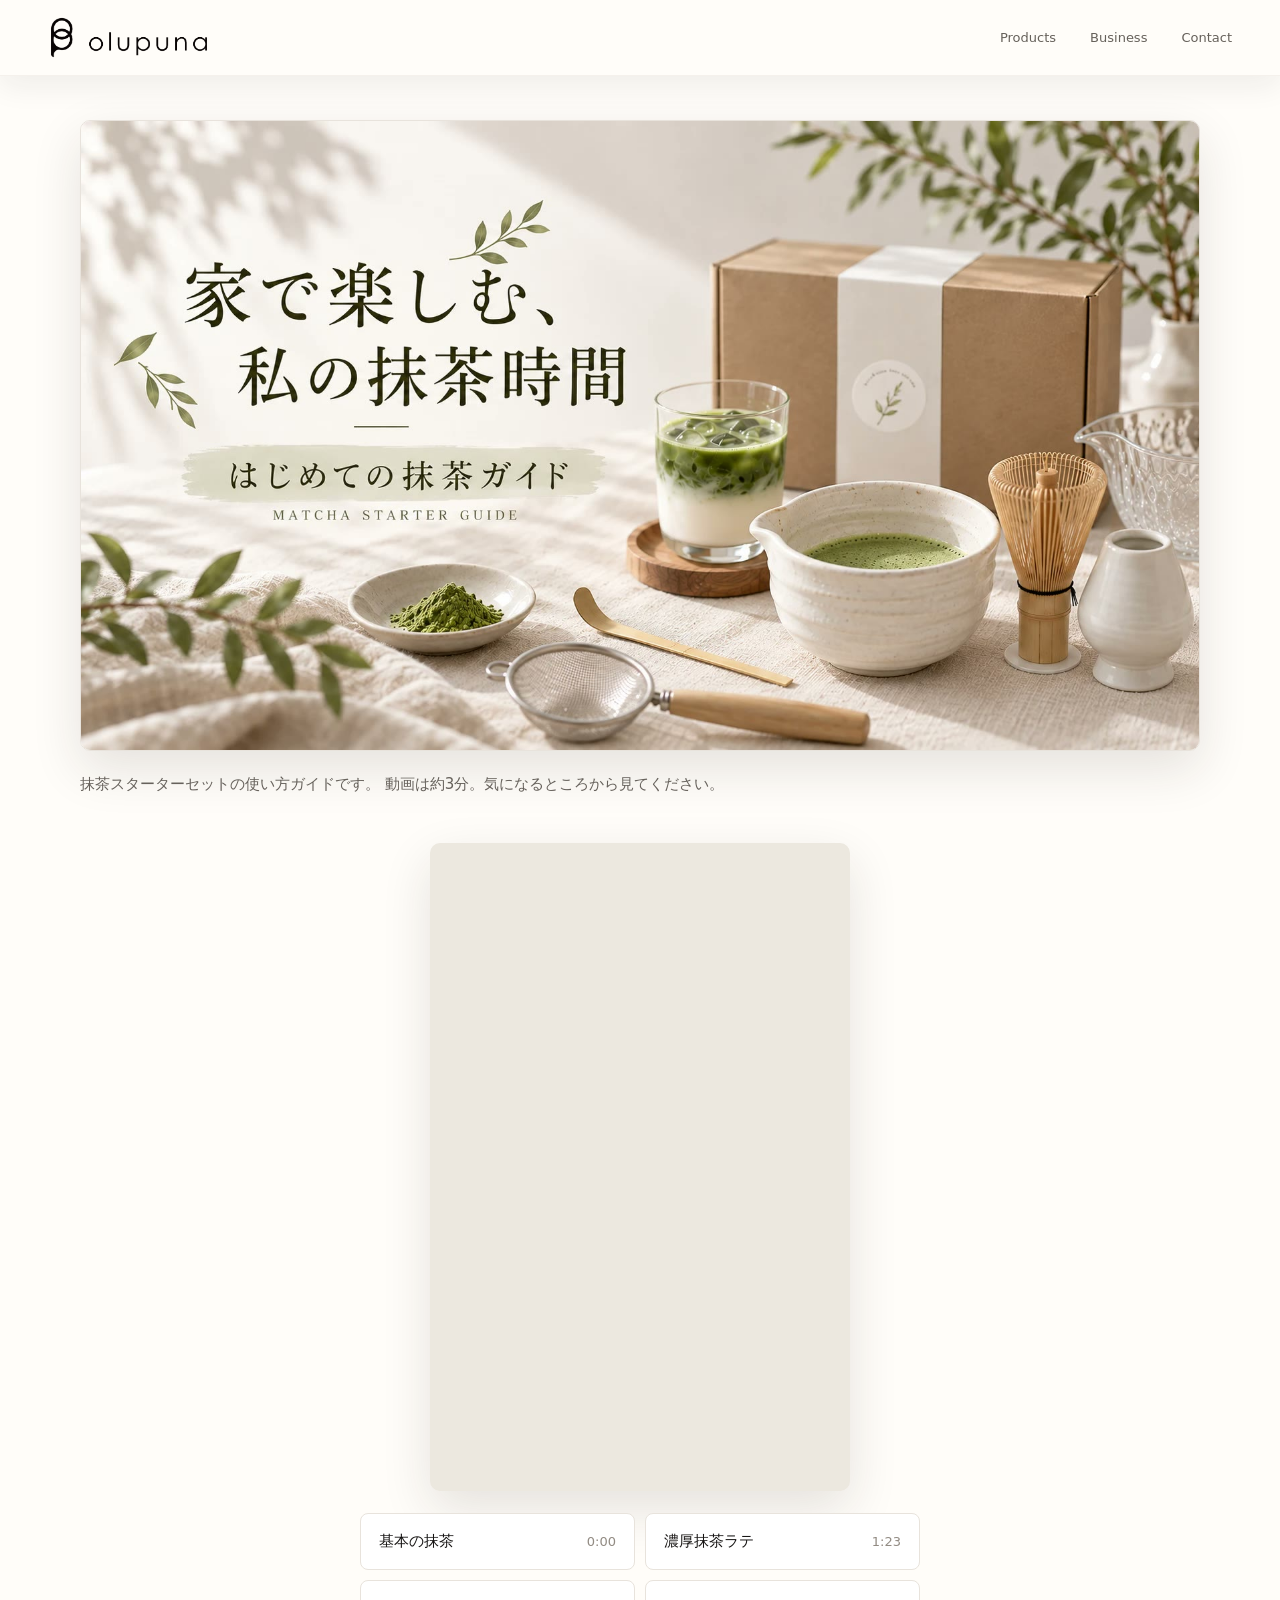
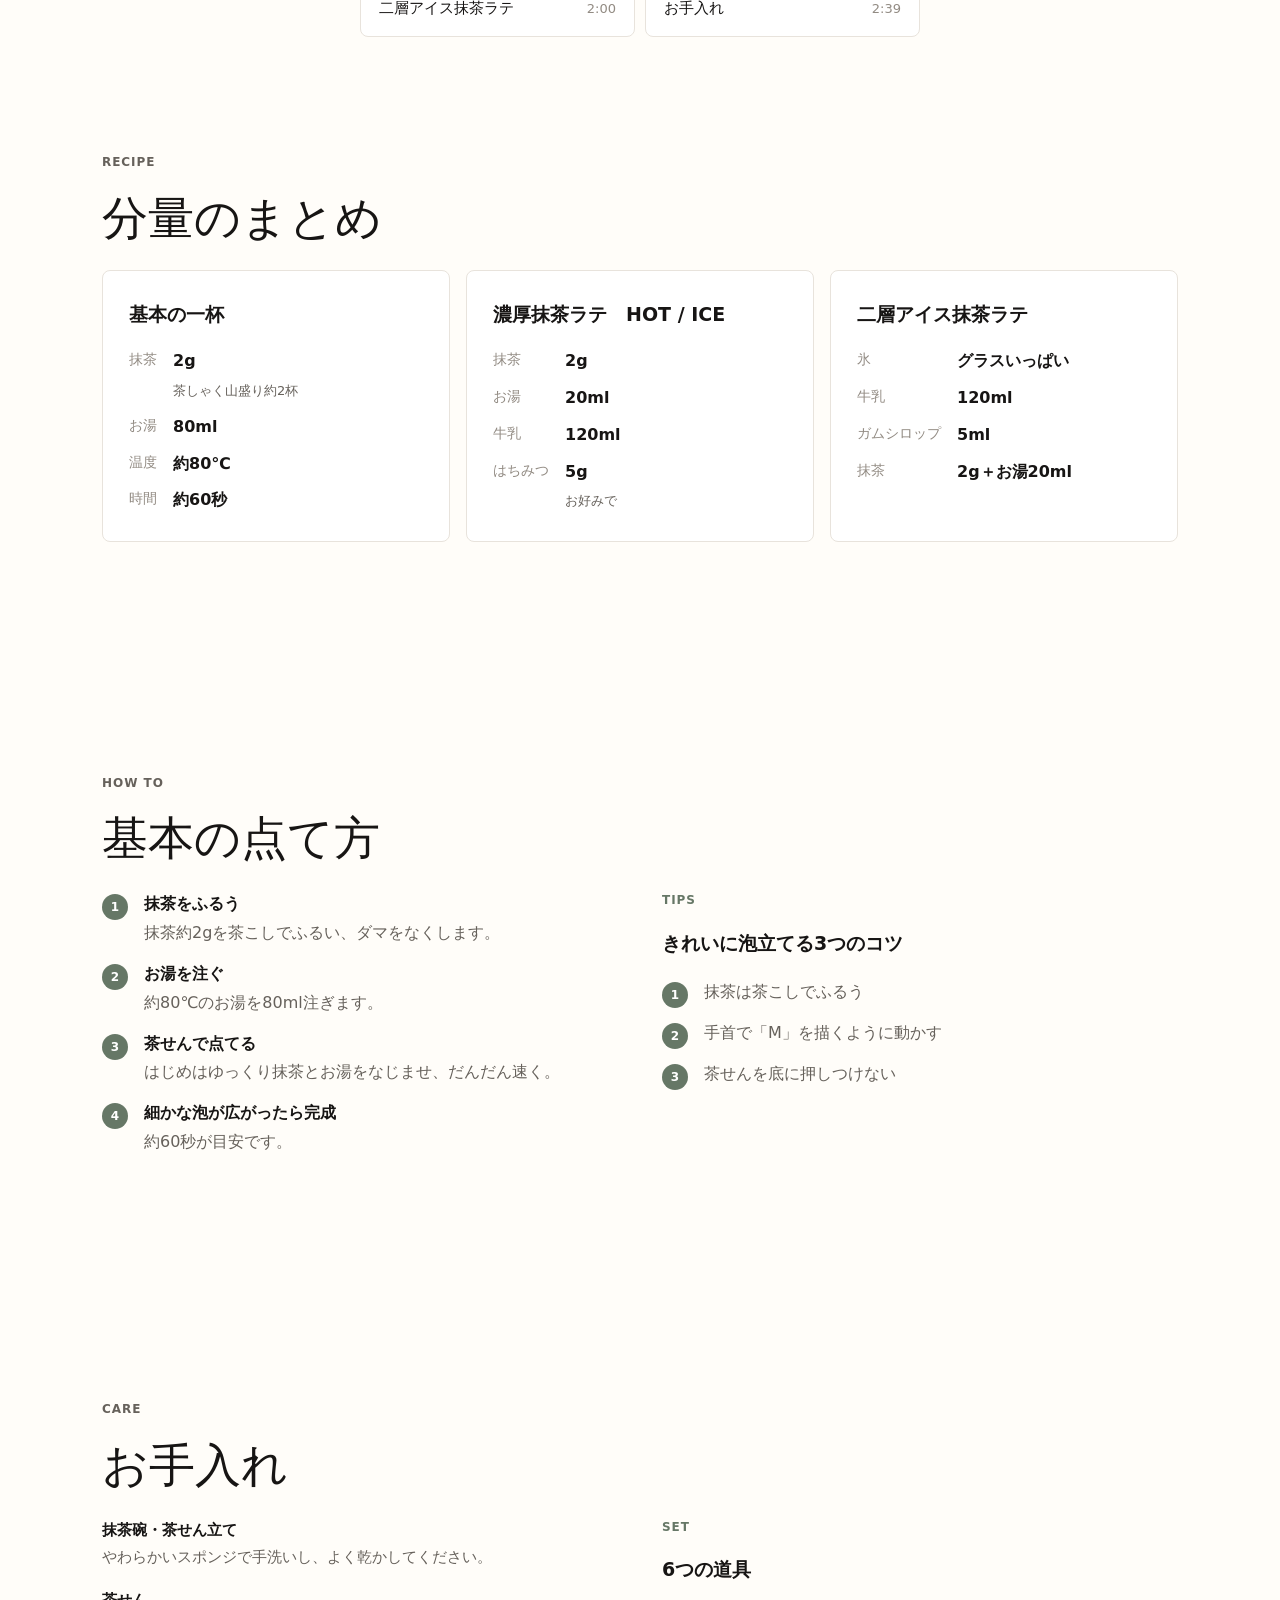
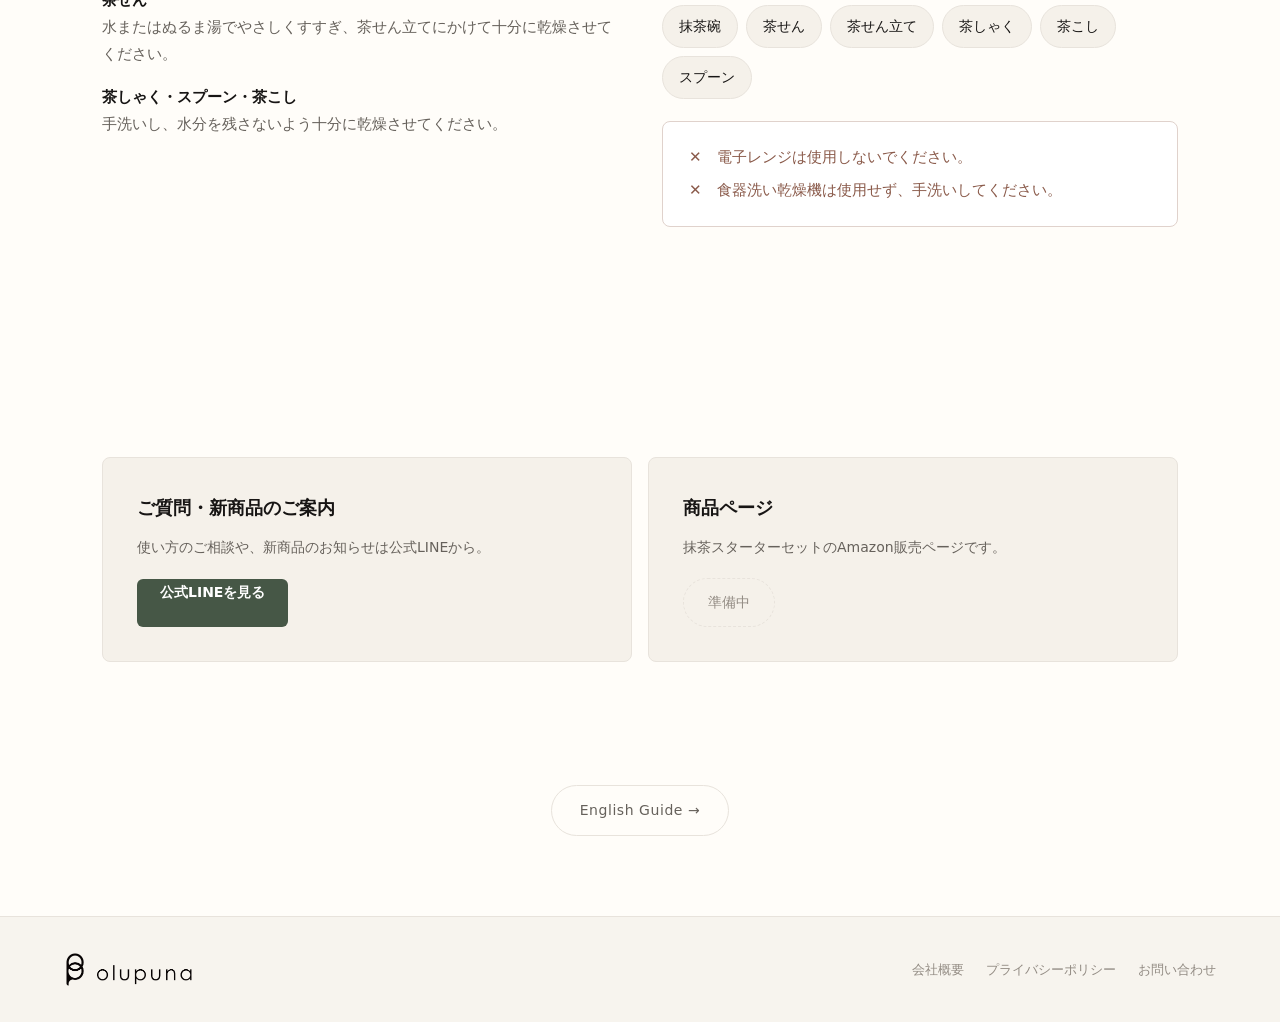
<file: matcha.html>
<!doctype html>
<html lang="ja">
  <head>
    <meta charset="utf-8">
    <meta name="viewport" content="width=device-width, initial-scale=1">
    <meta name="description" content="抹茶スターターセットの使い方ガイド。基本の抹茶の点て方、濃厚抹茶ラテ、二層アイス抹茶ラテ、お手入れ方法を動画で紹介します。">
    <title>はじめての抹茶ガイド | olupuna</title>
    <link rel="icon" href="assets/olupuna-logo-stacked-transparent.png">
    <link rel="stylesheet" href="styles.css">
    <link rel="stylesheet" href="matcha.css">
  </head>
  <body>
    <header class="site-header is-scrolled">
      <a class="brand" href="index.html#top" aria-label="olupuna home">
        <img src="assets/olupuna-logo-horizontal-transparent.png" alt="olupuna">
      </a>
      <nav class="site-nav static-nav">
        <a href="index.html#products">Products</a>
        <a href="index.html#business">Business</a>
        <a href="index.html#contact">Contact</a>
      </nav>
    </header>

    <main class="guide">
      <div class="guide-wrap">
        <section class="guide-hero">
          <img src="assets/matcha-hero.jpg" alt="家で楽しむ、私の抹茶時間 はじめての抹茶ガイド">
          <p class="guide-lead">
            抹茶スターターセットの使い方ガイドです。
            動画は約3分。気になるところから見てください。
          </p>
        </section>

        <section>
          <div class="player">
            <iframe id="yt"
              src="https://www.youtube-nocookie.com/embed/3t6gm1nJUHs?enablejsapi=1&rel=0&playsinline=1"
              title="家で楽しむ、私の抹茶時間｜はじめての抹茶ガイド"
              allow="accelerometer; clipboard-write; encrypted-media; gyroscope; picture-in-picture"
              allowfullscreen></iframe>
          </div>
          <ul class="chapters">
            <li><button type="button" data-t="0">基本の抹茶<time>0:00</time></button></li>
            <li><button type="button" data-t="83">濃厚抹茶ラテ<time>1:23</time></button></li>
            <li><button type="button" data-t="120">二層アイス抹茶ラテ<time>2:00</time></button></li>
            <li><button type="button" data-t="159">お手入れ<time>2:39</time></button></li>
          </ul>
        </section>

        <section class="section">
          <div class="section-heading">
            <p class="eyebrow">Recipe</p>
            <h2>分量のまとめ</h2>
          </div>
          <div class="recipes">
            <article class="recipe">
              <h3>基本の一杯</h3>
              <dl>
                <dt>抹茶</dt><dd>2g<br><small>茶しゃく山盛り約2杯</small></dd>
                <dt>お湯</dt><dd>80ml</dd>
                <dt>温度</dt><dd>約80℃</dd>
                <dt>時間</dt><dd>約60秒</dd>
              </dl>
            </article>
            <article class="recipe">
              <h3>濃厚抹茶ラテ　HOT / ICE</h3>
              <dl>
                <dt>抹茶</dt><dd>2g</dd>
                <dt>お湯</dt><dd>20ml</dd>
                <dt>牛乳</dt><dd>120ml</dd>
                <dt>はちみつ</dt><dd>5g<br><small>お好みで</small></dd>
              </dl>
            </article>
            <article class="recipe">
              <h3>二層アイス抹茶ラテ</h3>
              <dl>
                <dt>氷</dt><dd>グラスいっぱい</dd>
                <dt>牛乳</dt><dd>120ml</dd>
                <dt>ガムシロップ</dt><dd>5ml</dd>
                <dt>抹茶</dt><dd>2g＋お湯20ml</dd>
              </dl>
            </article>
          </div>
        </section>

        <section class="section">
          <div class="section-heading">
            <p class="eyebrow">How to</p>
            <h2>基本の点て方</h2>
          </div>
          <div class="two-col">
            <div>
              <ol class="steps">
                <li><b>抹茶をふるう</b><br>抹茶約2gを茶こしでふるい、ダマをなくします。</li>
                <li><b>お湯を注ぐ</b><br>約80℃のお湯を80ml注ぎます。</li>
                <li><b>茶せんで点てる</b><br>はじめはゆっくり抹茶とお湯をなじませ、だんだん速く。</li>
                <li><b>細かな泡が広がったら完成</b><br>約60秒が目安です。</li>
              </ol>
            </div>
            <div>
              <p class="eyebrow">Tips</p>
              <h3 style="margin:6px 0 18px;font-size:19px;">きれいに泡立てる3つのコツ</h3>
              <ol class="tips">
                <li>抹茶は茶こしでふるう</li>
                <li>手首で「M」を描くように動かす</li>
                <li>茶せんを底に押しつけない</li>
              </ol>
            </div>
          </div>
        </section>

        <section class="section">
          <div class="section-heading">
            <p class="eyebrow">Care</p>
            <h2>お手入れ</h2>
          </div>
          <div class="two-col">
            <div>
              <p style="margin:0 0 16px;color:var(--muted);font-size:15px;">
                <b style="color:var(--ink)">抹茶碗・茶せん立て</b><br>
                やわらかいスポンジで手洗いし、よく乾かしてください。
              </p>
              <p style="margin:0 0 16px;color:var(--muted);font-size:15px;">
                <b style="color:var(--ink)">茶せん</b><br>
                水またはぬるま湯でやさしくすすぎ、茶せん立てにかけて十分に乾燥させてください。
              </p>
              <p style="margin:0;color:var(--muted);font-size:15px;">
                <b style="color:var(--ink)">茶しゃく・スプーン・茶こし</b><br>
                手洗いし、水分を残さないよう十分に乾燥させてください。
              </p>
            </div>
            <div>
              <p class="eyebrow">Set</p>
              <h3 style="margin:6px 0 18px;font-size:19px;">6つの道具</h3>
              <ul class="tools">
                <li>抹茶碗</li><li>茶せん</li><li>茶せん立て</li>
                <li>茶しゃく</li><li>茶こし</li><li>スプーン</li>
              </ul>
              <div class="caution">
                <p>✕　電子レンジは使用しないでください。</p>
                <p>✕　食器洗い乾燥機は使用せず、手洗いしてください。</p>
              </div>
            </div>
          </div>
        </section>

        <section class="section">
          <div class="cards">
            <div class="card">
              <h3>ご質問・新商品のご案内</h3>
              <p>使い方のご相談や、新商品のお知らせは公式LINEから。</p>
              <a class="button primary" href="https://lin.ee/ZKmALus" target="_blank" rel="noopener">公式LINEを見る</a>
            </div>
            <div class="card">
              <h3>商品ページ</h3>
              <p>抹茶スターターセットのAmazon販売ページです。</p>
              <span class="is-pending">準備中</span>
            </div>
          </div>
        </section>

        <div class="lang-switch">
          <a href="matcha-en.html">English Guide →</a>
        </div>
      </div>
    </main>

    <footer class="site-footer">
      <img src="assets/olupuna-logo-horizontal-transparent.png" alt="olupuna">
      <div class="footer-links">
        <a href="index.html#company">会社概要</a>
        <a href="index.html#privacy">プライバシーポリシー</a>
        <a href="index.html#contact">お問い合わせ</a>
      </div>
    </footer>

    <script src="https://www.youtube.com/iframe_api"></script>
    <script>
      // チャプターボタン：再読み込みせずに動画の該当時刻へ飛ぶ
      var ytPlayer = null;
      function onYouTubeIframeAPIReady() {
        ytPlayer = new YT.Player('yt');
      }
      document.querySelectorAll('.chapters button').forEach(function (b) {
        b.addEventListener('click', function () {
          var t = Number(b.dataset.t);
          if (ytPlayer && ytPlayer.seekTo) {
            ytPlayer.seekTo(t, true);
            ytPlayer.playVideo();
          } else {
            // APIが使えない環境では読み込み直して対応
            var f = document.getElementById('yt');
            f.src = 'https://www.youtube-nocookie.com/embed/3t6gm1nJUHs?start=' +
                    t + '&autoplay=1&rel=0&playsinline=1&enablejsapi=1';
          }
          document.querySelector('.player').scrollIntoView({ behavior: 'smooth', block: 'center' });
        });
      });
    </script>
    <script src="script.js"></script>
  </body>
</html>
</file>
<file: styles.css>
:root {
  color-scheme: light;
  --ink: #171514;
  --muted: #66615b;
  --subtle: #928b83;
  --line: #e8e3dc;
  --paper: #fffdf9;
  --soft: #f5f1ea;
  --soft-2: #ece8df;
  --accent: #667766;
  --accent-dark: #465746;
  --shadow: 0 18px 50px rgba(38, 34, 28, 0.12);
  --max: 1120px;
}

* {
  box-sizing: border-box;
}

html {
  scroll-behavior: smooth;
}

body {
  margin: 0;
  color: var(--ink);
  background: var(--paper);
  font-family: "Hiragino Sans", "Yu Gothic", "YuGothic", "Noto Sans JP", system-ui, sans-serif;
  line-height: 1.8;
}

img {
  display: block;
  max-width: 100%;
}

a {
  color: inherit;
  text-decoration: none;
}

.site-header {
  position: fixed;
  z-index: 20;
  top: 0;
  left: 0;
  right: 0;
  display: flex;
  align-items: center;
  justify-content: space-between;
  gap: 24px;
  height: 76px;
  padding: 0 clamp(18px, 4vw, 48px);
  background: rgba(255, 253, 249, 0.76);
  border-bottom: 1px solid rgba(232, 227, 220, 0.45);
  backdrop-filter: blur(18px);
  transition: box-shadow 180ms ease, background 180ms ease;
}

.site-header.is-scrolled {
  background: rgba(255, 253, 249, 0.95);
  box-shadow: 0 10px 30px rgba(34, 30, 24, 0.07);
}

.brand {
  display: flex;
  align-items: center;
  width: 162px;
}

.site-nav {
  display: flex;
  align-items: center;
  gap: clamp(18px, 3vw, 34px);
  color: var(--muted);
  font-size: 13px;
  letter-spacing: 0;
}

.site-nav a {
  padding: 10px 0;
}

.site-nav a:hover {
  color: var(--ink);
}

.menu-button {
  display: none;
}

.hero {
  position: relative;
  min-height: 92svh;
  display: grid;
  align-items: center;
  overflow: hidden;
  padding: 116px clamp(22px, 5vw, 72px) 54px;
}

.hero-media,
.hero-overlay {
  position: absolute;
  inset: 0;
}

.hero-media {
  background-image: url("assets/hero-lifestyle.png");
  background-size: cover;
  background-position: center right;
  transform: scale(1.01);
}

.hero-overlay {
  background:
    linear-gradient(90deg, rgba(255, 253, 249, 0.92) 0%, rgba(255, 253, 249, 0.72) 38%, rgba(255, 253, 249, 0.15) 76%),
    linear-gradient(180deg, rgba(255, 253, 249, 0.1) 0%, rgba(255, 253, 249, 0.64) 100%);
}

.hero-content {
  position: relative;
  z-index: 1;
  max-width: 760px;
}

.eyebrow {
  margin: 0 0 14px;
  color: var(--accent);
  font-size: 12px;
  font-weight: 700;
  letter-spacing: 0.08em;
  text-transform: uppercase;
}

h1,
h2,
h3,
p {
  margin-top: 0;
}

h1 {
  margin-bottom: 24px;
  font-family: "Hiragino Mincho ProN", "Yu Mincho", "YuMincho", serif;
  font-size: clamp(40px, 5.2vw, 64px);
  font-weight: 500;
  line-height: 1.18;
  letter-spacing: 0;
}

h2 {
  margin-bottom: 20px;
  font-family: "Hiragino Mincho ProN", "Yu Mincho", "YuMincho", serif;
  font-size: clamp(28px, 4vw, 46px);
  font-weight: 500;
  line-height: 1.35;
  letter-spacing: 0;
}

h3 {
  margin-bottom: 8px;
  font-size: 20px;
  font-weight: 600;
  letter-spacing: 0;
}

.lead {
  max-width: 540px;
  margin-bottom: 34px;
  color: #4e4944;
  font-size: clamp(16px, 2vw, 18px);
}

.hero-actions {
  display: flex;
  flex-wrap: wrap;
  gap: 12px;
}

.button {
  display: inline-flex;
  align-items: center;
  justify-content: center;
  min-height: 48px;
  padding: 0 22px;
  border: 1px solid transparent;
  border-radius: 6px;
  font-size: 14px;
  font-weight: 700;
  transition: transform 180ms ease, border-color 180ms ease, background 180ms ease;
}

.button:hover {
  transform: translateY(-1px);
}

.button.primary {
  color: #fff;
  background: var(--accent-dark);
}

.button.secondary {
  color: var(--ink);
  background: rgba(255, 253, 249, 0.72);
  border-color: rgba(70, 87, 70, 0.25);
}

.section {
  width: min(var(--max), calc(100% - 44px));
  margin: 0 auto;
  padding: clamp(70px, 9vw, 116px) 0;
}

.intro {
  display: grid;
  grid-template-columns: 0.95fr 1fr;
  gap: clamp(36px, 7vw, 96px);
  align-items: start;
  border-bottom: 1px solid var(--line);
}

.intro > p,
.section-heading p,
.about-copy p {
  color: var(--muted);
}

.section-heading.split {
  display: grid;
  grid-template-columns: minmax(260px, 0.8fr) minmax(280px, 0.9fr);
  gap: 48px;
  align-items: end;
  margin-bottom: 34px;
}

.product-grid {
  display: grid;
  grid-template-columns: repeat(3, minmax(0, 1fr));
  gap: 16px;
}

.product-card {
  min-height: 252px;
  display: flex;
  flex-direction: column;
  justify-content: space-between;
  padding: 24px;
  background: #fff;
  border: 1px solid var(--line);
  border-radius: 8px;
  box-shadow: 0 12px 34px rgba(52, 47, 40, 0.06);
}

.product-card.is-muted {
  background: var(--soft);
}

.product-icon {
  width: 44px;
  height: 44px;
  display: grid;
  place-items: center;
  margin-bottom: 24px;
  color: var(--accent-dark);
  background: var(--soft-2);
  border-radius: 8px;
  font-size: 13px;
  font-weight: 700;
}

.product-card p {
  color: var(--muted);
  font-size: 14px;
}

.product-card a {
  width: fit-content;
  margin-top: 14px;
  color: var(--accent-dark);
  font-size: 14px;
  font-weight: 700;
  border-bottom: 1px solid currentColor;
}

.business {
  border-top: 1px solid var(--line);
}

.business-list {
  display: grid;
  grid-template-columns: repeat(3, minmax(0, 1fr));
  gap: 16px;
}

.business-list article {
  min-height: 244px;
  padding: 26px;
  background: var(--soft);
  border: 1px solid var(--line);
  border-radius: 8px;
}

.business-list span {
  display: block;
  margin-bottom: 34px;
  color: var(--accent);
  font-size: 12px;
  font-weight: 700;
}

.business-list p,
.company-table dd,
.policy-body p,
.form-note {
  color: var(--muted);
}

.about {
  display: grid;
  grid-template-columns: 0.42fr 0.58fr;
  gap: clamp(34px, 7vw, 90px);
  align-items: center;
  border-top: 1px solid var(--line);
}

.about-logo {
  display: grid;
  place-items: center;
  min-height: 360px;
  background: var(--soft);
  border-radius: 8px;
}

.about-logo img {
  width: min(230px, 58%);
}

.text-link {
  display: inline-flex;
  margin-top: 18px;
  color: var(--accent-dark);
  font-weight: 700;
  border-bottom: 1px solid currentColor;
}

.company,
.contact,
.privacy {
  border-top: 1px solid var(--line);
}

.company-table {
  margin: 0;
  background: #fff;
  border: 1px solid var(--line);
  border-radius: 8px;
  overflow: hidden;
}

.company-table div {
  display: grid;
  grid-template-columns: 220px 1fr;
  border-bottom: 1px solid var(--line);
}

.company-table div:last-child {
  border-bottom: 0;
}

.company-table dt,
.company-table dd {
  margin: 0;
  padding: 18px 22px;
}

.company-table dt {
  color: var(--ink);
  background: var(--soft);
  font-weight: 700;
}

.contact-form {
  display: grid;
  grid-template-columns: repeat(2, minmax(0, 1fr));
  gap: 18px;
  padding: clamp(22px, 4vw, 34px);
  background: #fff;
  border: 1px solid var(--line);
  border-radius: 8px;
  box-shadow: 0 12px 34px rgba(52, 47, 40, 0.05);
}

.contact-form label,
.contact-form .full,
.form-note {
  display: grid;
  gap: 8px;
}

.contact-form .full,
.form-note,
.contact-form button {
  grid-column: 1 / -1;
}

.contact-form span {
  font-size: 13px;
  font-weight: 700;
}

.contact-form input,
.contact-form select,
.contact-form textarea {
  width: 100%;
  min-height: 48px;
  padding: 11px 13px;
  color: var(--ink);
  background: var(--paper);
  border: 1px solid var(--line);
  border-radius: 6px;
  font: inherit;
}

.contact-form textarea {
  resize: vertical;
}

.form-note {
  margin: 2px 0 0;
  font-size: 13px;
}

.contact-form button {
  width: fit-content;
  cursor: pointer;
}

.policy-body {
  max-width: 880px;
}

.footer-links {
  display: flex;
  flex-wrap: wrap;
  justify-content: flex-end;
  gap: 14px 22px;
}

.footer-links a {
  border-bottom: 1px solid transparent;
}

.footer-links a:hover {
  border-color: currentColor;
}

.detail-page {
  padding-top: 76px;
}

.detail-hero {
  width: min(var(--max), calc(100% - 44px));
  min-height: calc(100svh - 76px);
  display: grid;
  grid-template-columns: 0.86fr 1fr;
  gap: clamp(34px, 6vw, 78px);
  align-items: center;
  margin: 0 auto;
  padding: clamp(54px, 8vw, 96px) 0;
}

.detail-copy h1 {
  font-size: clamp(38px, 5vw, 62px);
}

.detail-image {
  margin: 0;
}

.detail-image img {
  width: 100%;
  aspect-ratio: 1 / 1;
  object-fit: cover;
  background: var(--soft);
  border: 1px solid var(--line);
  border-radius: 8px;
  box-shadow: var(--shadow);
}

.detail-image figcaption {
  margin-top: 10px;
  color: var(--subtle);
  font-size: 12px;
}

.detail-section {
  border-top: 1px solid var(--line);
}

.feature-grid {
  display: grid;
  grid-template-columns: repeat(3, minmax(0, 1fr));
  gap: 16px;
}

.feature-grid article {
  min-height: 222px;
  padding: 26px;
  background: #fff;
  border: 1px solid var(--line);
  border-radius: 8px;
}

.feature-grid span {
  display: block;
  margin-bottom: 30px;
  color: var(--accent);
  font-size: 12px;
  font-weight: 700;
}

.feature-grid p,
.detail-cta p {
  color: var(--muted);
}

.detail-cta {
  display: grid;
  justify-items: start;
  background: var(--soft);
  border: 1px solid var(--line);
  border-radius: 8px;
  padding: clamp(34px, 5vw, 54px);
  margin-bottom: clamp(60px, 8vw, 96px);
}

.site-footer {
  display: flex;
  align-items: center;
  justify-content: space-between;
  gap: 24px;
  padding: 34px clamp(22px, 5vw, 72px);
  color: var(--subtle);
  background: #f7f4ee;
  border-top: 1px solid var(--line);
  font-size: 13px;
}

.site-footer img {
  width: 130px;
}

.site-footer p {
  margin: 0;
}

@media (max-width: 820px) {
  .site-header {
    height: 68px;
  }

  .brand {
    width: 132px;
  }

  .menu-button {
    width: 42px;
    height: 42px;
    display: grid;
    gap: 5px;
    place-content: center;
    padding: 0;
    background: transparent;
    border: 0;
  }

  .menu-button span {
    width: 20px;
    height: 1px;
    display: block;
    background: var(--ink);
    transition: transform 180ms ease;
  }

  .menu-button[aria-expanded="true"] span:first-child {
    transform: translateY(3px) rotate(35deg);
  }

  .menu-button[aria-expanded="true"] span:last-child {
    transform: translateY(-3px) rotate(-35deg);
  }

  .site-nav {
    position: absolute;
    top: 68px;
    left: 16px;
    right: 16px;
    display: grid;
    gap: 0;
    padding: 10px;
    background: rgba(255, 253, 249, 0.98);
    border: 1px solid var(--line);
    border-radius: 8px;
    box-shadow: var(--shadow);
    opacity: 0;
    pointer-events: none;
    transform: translateY(-8px);
    transition: opacity 180ms ease, transform 180ms ease;
  }

  .site-nav.is-open {
    opacity: 1;
    pointer-events: auto;
    transform: translateY(0);
  }

  .site-nav a {
    padding: 12px 14px;
  }

  .static-nav {
    position: static;
    display: flex;
    padding: 0;
    background: transparent;
    border: 0;
    box-shadow: none;
    opacity: 1;
    pointer-events: auto;
    transform: none;
  }

  .hero {
    min-height: 86svh;
    padding: 98px 22px 42px;
  }

  .hero-media {
    background-position: 62% center;
  }

  .hero-overlay {
    background:
      linear-gradient(90deg, rgba(255, 253, 249, 0.94) 0%, rgba(255, 253, 249, 0.75) 58%, rgba(255, 253, 249, 0.34) 100%),
      linear-gradient(180deg, rgba(255, 253, 249, 0.1) 0%, rgba(255, 253, 249, 0.76) 100%);
  }

  .intro,
  .section-heading.split,
  .about {
    grid-template-columns: 1fr;
  }

  .product-grid,
  .business-list {
    grid-template-columns: 1fr;
  }

  .company-table div,
  .contact-form,
  .detail-hero {
    grid-template-columns: 1fr;
  }

  .feature-grid {
    grid-template-columns: 1fr;
  }

  .company-table dt,
  .company-table dd {
    padding: 14px 16px;
  }

  .company-table dt {
    padding-bottom: 4px;
  }

  .company-table dd {
    padding-top: 4px;
  }

  .about-logo {
    min-height: 240px;
  }

  .site-footer {
    display: grid;
  }

  .footer-links {
    justify-content: flex-start;
  }
}

@media (max-width: 520px) {
  .hero-actions {
    display: grid;
  }

  .button {
    width: 100%;
  }
}
</file>
<file: matcha.css>
/* 抹茶ガイドページ専用スタイル（matcha.html / matcha-en.html 共通） */
.guide { padding-top: 76px; }
.guide-wrap {
  width: min(var(--max), calc(100% - 36px));
  margin: 0 auto;
}
.guide-hero { padding: clamp(26px, 4vw, 44px) 0 clamp(18px, 3vw, 30px); }
.guide-hero img {
  width: 100%;
  border-radius: 10px;
  border: 1px solid var(--line);
  box-shadow: var(--shadow);
}
.guide-lead {
  margin-top: 20px;
  color: var(--muted);
  font-size: 15px;
}

/* 動画 */
.player {
  width: 100%;
  max-width: 420px;
  max-height: 72svh;
  margin: 0 auto;
  aspect-ratio: 9 / 16;
  background: var(--soft-2);
  border-radius: 10px;
  overflow: hidden;
  box-shadow: var(--shadow);
}
/* YouTube IFrame API が width/height 属性を上書きするので !important で固定 */
.player iframe { width: 100% !important; height: 100% !important; border: 0; display: block; }

.chapters {
  display: grid;
  grid-template-columns: repeat(auto-fit, minmax(190px, 1fr));
  gap: 10px;
  max-width: 560px;
  margin: 22px auto 0;
  padding: 0;
  list-style: none;
}
.chapters button {
  width: 100%;
  display: flex;
  align-items: baseline;
  justify-content: space-between;
  gap: 12px;
  padding: 14px 18px;
  font: inherit;
  font-size: 15px;
  color: var(--ink);
  background: #fff;
  border: 1px solid var(--line);
  border-radius: 8px;
  cursor: pointer;
  text-align: left;
  transition: border-color 160ms ease, background 160ms ease;
}
.chapters button:hover { border-color: var(--accent); background: var(--soft); }
.chapters time { color: var(--subtle); font-size: 13px; }

/* レシピ */
.recipes {
  display: grid;
  grid-template-columns: repeat(auto-fit, minmax(270px, 1fr));
  gap: 16px;
}
.recipe {
  padding: 26px;
  background: #fff;
  border: 1px solid var(--line);
  border-radius: 8px;
}
.recipe h3 { margin: 0 0 16px; font-size: 19px; }
.recipe dl { margin: 0; display: grid; grid-template-columns: auto 1fr; gap: 8px 16px; }
.recipe dt { color: var(--subtle); font-size: 14px; }
.recipe dd { margin: 0; font-size: 16px; font-weight: 700; }
.recipe dd small { font-weight: 400; color: var(--muted); font-size: 13px; }

/* 手順・コツ */
.steps, .tips { margin: 0; padding: 0; list-style: none; }
.steps li, .tips li {
  position: relative;
  padding-left: 42px;
  margin-bottom: 12px;
  color: var(--muted);
}
.steps li b, .tips li b { color: var(--ink); font-weight: 700; }
.steps li::before, .tips li::before {
  counter-increment: s;
  content: counter(s);
  position: absolute;
  left: 0; top: 4px;
  width: 26px; height: 26px;
  line-height: 26px;
  text-align: center;
  font-size: 12px;
  font-weight: 700;
  color: #fff;
  background: var(--accent);
  border-radius: 50%;
}
.steps, .tips { counter-reset: s; }

.two-col {
  display: grid;
  grid-template-columns: repeat(auto-fit, minmax(280px, 1fr));
  gap: clamp(20px, 4vw, 44px);
}

/* 道具 */
.tools { display: flex; flex-wrap: wrap; gap: 8px; padding: 0; margin: 0; list-style: none; }
.tools li {
  padding: 8px 16px;
  background: var(--soft);
  border: 1px solid var(--line);
  border-radius: 999px;
  font-size: 14px;
}

/* 注意 */
.caution {
  margin-top: 22px;
  padding: 22px 26px;
  background: #fff;
  border: 1px solid #e0d2cc;
  border-radius: 8px;
}
.caution p { margin: 0 0 6px; color: #8a5a4a; font-size: 15px; }
.caution p:last-child { margin-bottom: 0; }

/* LINE・CTA */
.cards {
  display: grid;
  grid-template-columns: repeat(auto-fit, minmax(280px, 1fr));
  gap: 16px;
}
.card {
  padding: clamp(24px, 4vw, 34px);
  background: var(--soft);
  border: 1px solid var(--line);
  border-radius: 8px;
}
.card h3 { margin: 0 0 10px; font-size: 18px; }
.card p { margin: 0 0 18px; color: var(--muted); font-size: 14px; }
.card .button { display: inline-block; }
.is-pending {
  display: inline-block;
  padding: 11px 24px;
  border-radius: 999px;
  border: 1px dashed var(--line);
  color: var(--subtle);
  font-size: 14px;
}

.lang-switch { text-align: center; padding: 8px 0 clamp(50px, 7vw, 80px); }
.lang-switch a {
  display: inline-block;
  padding: 12px 28px;
  border: 1px solid var(--line);
  border-radius: 999px;
  color: var(--muted);
  font-size: 14px;
  letter-spacing: 0.04em;
}
.lang-switch a:hover { border-color: var(--accent); color: var(--ink); }
</file>
